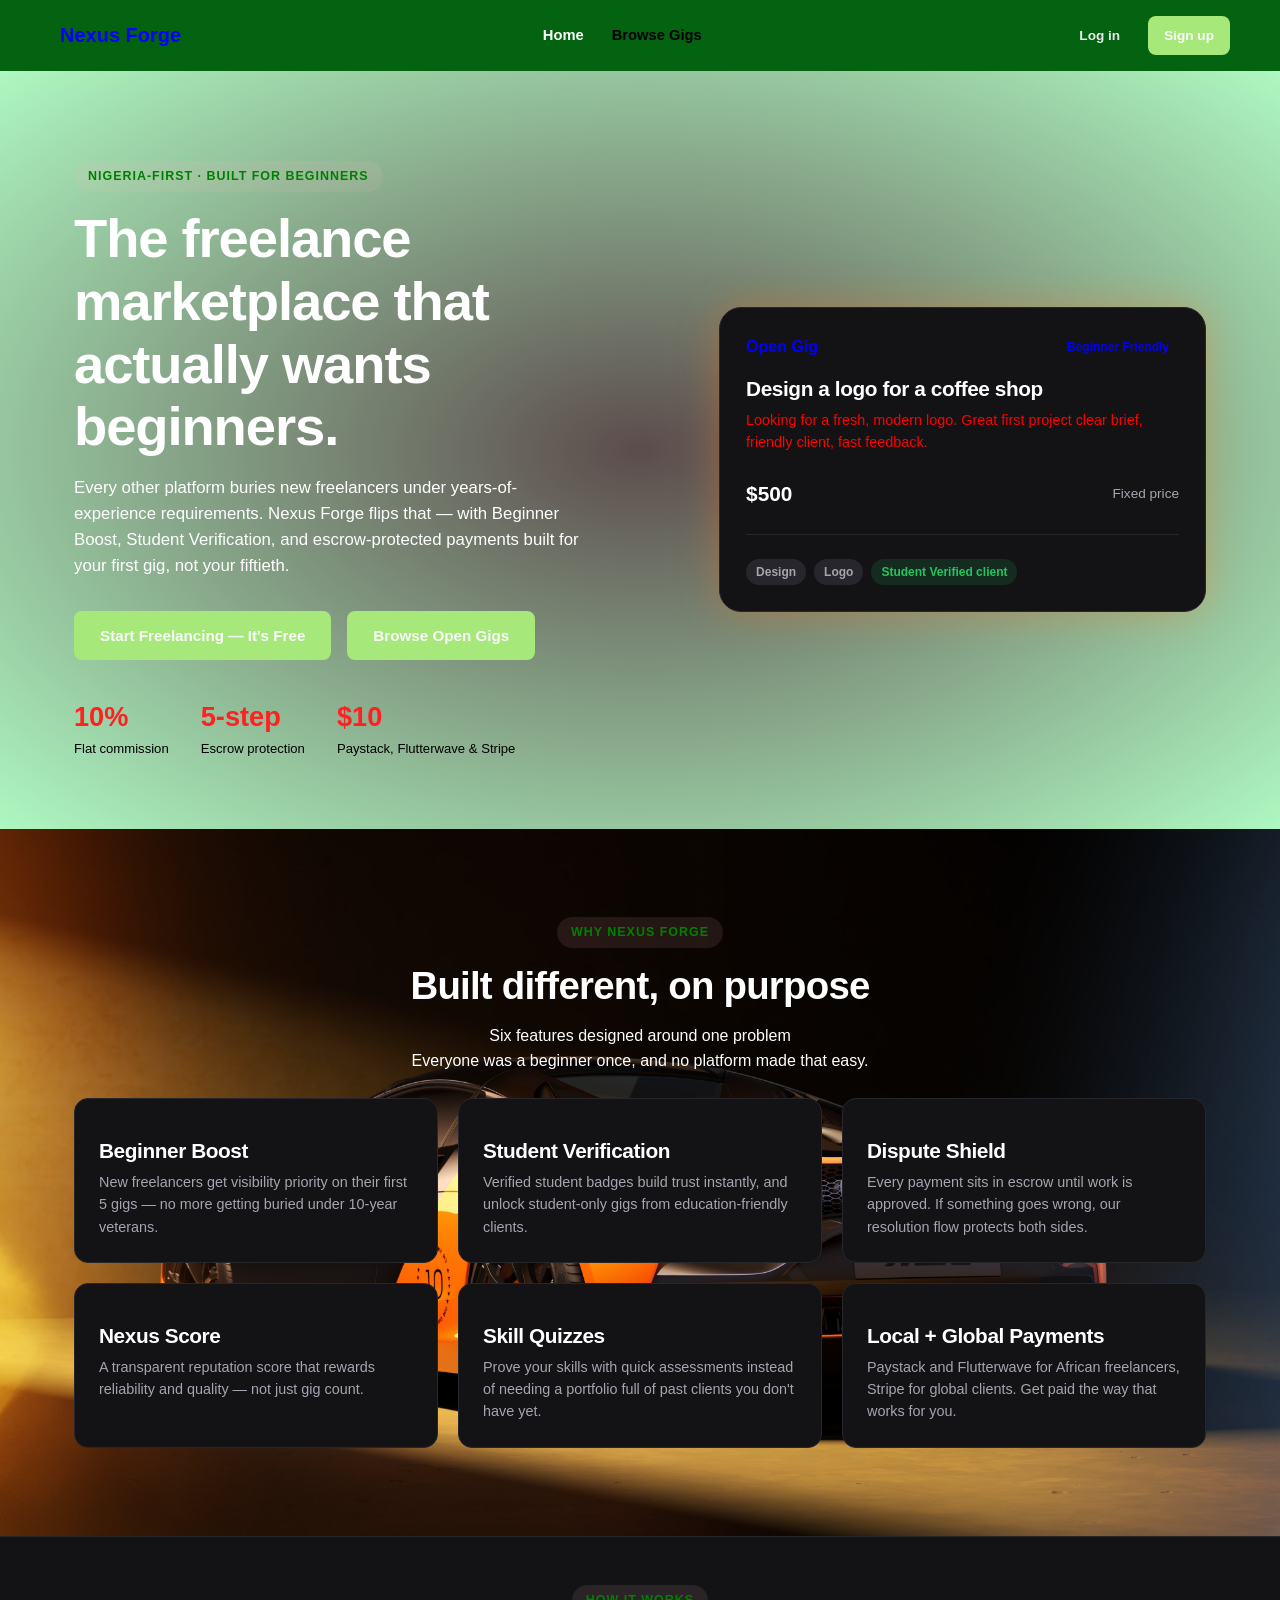
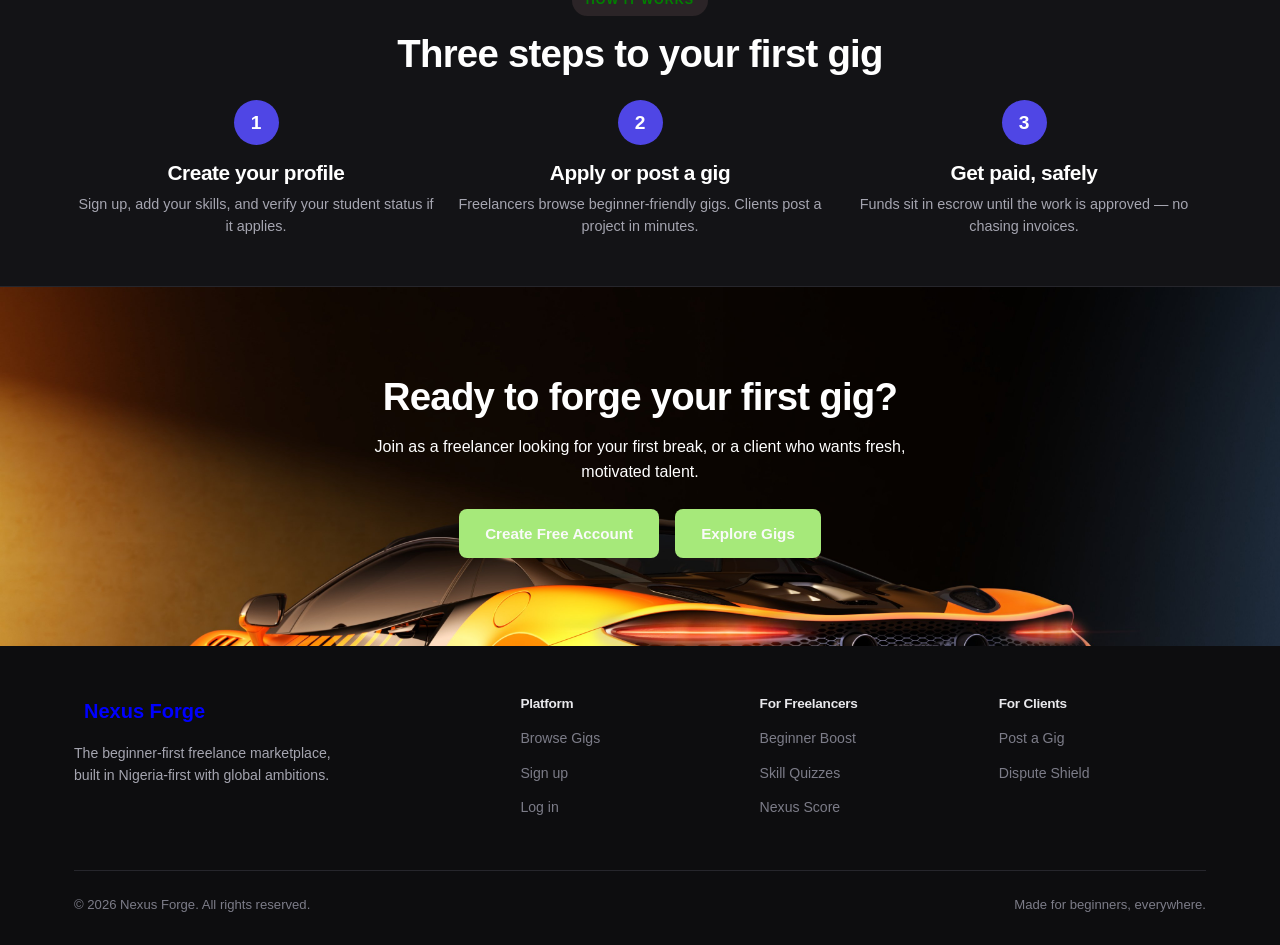
<file: frontend/index.html>
<!DOCTYPE html>
<html lang="en">
<head>
<meta charset="UTF-8">
<meta name="viewport" content="width=device-width, initial-scale=1.0">
<title>Nexus Forge — Where Beginners Become Freelancers</title>
<link rel="stylesheet" href="css/style.css">
</head>
<body>


  <nav class="navbar">
      <div class="container nav-inner">
        <a href="index.html" class="logo">
          <span class="logo-mark"></span> Nexus Forge
        </a>
        <button class="nav-toggle" id="navToggle" aria-label="Toggle menu">☰</button>
        <div class="nav-links" id="navLinks">
          <a href="index.html" class="active">Home</a>
          <a href="browse.html" class="">Browse Gigs</a>
        </div>
        <div class="nav-actions">
          <a href="login.html" class="btn btn-ghost btn-sm">Log in</a>
          <a href="signup.html" class="btn btn-primary btn-sm">Sign up</a>
        </div>
      </div>
    </nav>


<!-- ============ HERO ============ -->
<section class="hero">
  <div class="container hero-grid">
    <div>
      <span class="eyebrow">Nigeria-first · Built for beginners</span>
      <h1 class="mt-16">The freelance marketplace that <span class="text-gradient">actually wants beginners.</span></h1>
      <p class="muted mt-16" style="font-size:1.05rem; max-width:520px;">
        Every other platform buries new freelancers under years-of-experience requirements.
        Nexus Forge flips that — with Beginner Boost, Student Verification, and escrow-protected payments built for your first gig, not your fiftieth.
      </p>
      <div class="flex gap-16 mt-32" style="flex-wrap:wrap;">
        <a href="signup.html" class="btn btn-primary">Start Freelancing — It's Free</a>
        <a href="browse.html" class="btn btn-secondary">Browse Open Gigs</a>
      </div>
      <div class="hero-stats">
        <div class="hero-stat"><div class="num">10%</div><div class="label">Flat commission</div></div>
        <div class="hero-stat"><div class="num">5-step</div><div class="label">Escrow protection</div></div>
        <div class="hero-stat"><div class="num">$10</div><div class="label">Paystack, Flutterwave & Stripe</div></div>
      </div>
    </div>
    <div class="hero-visual">
      <div class="flex-between mb-16">
        <strong>Open Gig</strong>
        <span class="badge badge-orange">Beginner Friendly</span>
      </div>
      <h3>Design a logo for a coffee shop</h3>
      <p class="muted mt-8" style="font-size:0.9rem;">Looking for a fresh, modern logo. Great first project clear brief, friendly client, fast feedback.</p>
      <div class="flex-between mt-24">
        <span class="text-gradient" style="font-weight:800; font-size:1.3rem;">$500</span>
        <span class="muted" style="font-size:0.85rem;">Fixed price</span>
      </div>
      <div class="divider"></div>
      <div class="flex gap-8" style="flex-wrap:wrap;">
        <span class="badge badge-grey">Design</span>
        <span class="badge badge-grey">Logo</span>
        <span class="badge badge-green">Student Verified client</span>
      </div>
    </div>
  </div>
</section>

<!-- ============ FEATURES ============ -->
<section class="section" id="features">
  <div class="container">
    <div class="text-center mb-24" style="max-width:600px; margin-inline:auto;">
      <span class="eyebrow">Why Nexus Forge</span>
      <h2 class="mt-16">Built different, on purpose</h2>
      <p class="muted mt-16">Six features designed around one problem<br>Everyone was a beginner once, and no platform made that easy.</p>
    </div>
    <div class="grid grid-3">
      <div class="card">
         <h3 class="mt-16 mb-8">Beginner Boost</h3>
        <p class="muted" style="font-size:0.9rem;">New freelancers get visibility priority on their first 5 gigs — no more getting buried under 10-year veterans.</p>
      </div>
      <div class="card">
      <h3 class="mt-16 mb-8">Student Verification</h3>
        <p class="muted" style="font-size:0.9rem;">Verified student badges build trust instantly, and unlock student-only gigs from education-friendly clients.</p>
      </div>
      <div class="card">
       
        <h3 class="mt-16 mb-8">Dispute Shield</h3>
        <p class="muted" style="font-size:0.9rem;">Every payment sits in escrow until work is approved. If something goes wrong, our resolution flow protects both sides.</p>
      </div>
      <div class="card">
       
        <h3 class="mt-16 mb-8">Nexus Score</h3>
        <p class="muted" style="font-size:0.9rem;">A transparent reputation score that rewards reliability and quality — not just gig count.</p>
      </div>
      <div class="card">
        
        <h3 class="mt-16 mb-8">Skill Quizzes</h3>
        <p class="muted" style="font-size:0.9rem;">Prove your skills with quick assessments instead of needing a portfolio full of past clients you don't have yet.</p>
      </div>
      <div class="card">
      
        <h3 class="mt-16 mb-8">Local + Global Payments</h3>
        <p class="muted" style="font-size:0.9rem;">Paystack and Flutterwave for African freelancers, Stripe for global clients. Get paid the way that works for you.</p>
      </div>
    </div>
  </div>
</section>

<!-- ============ HOW IT WORKS ============ -->
<section class="section-sm" style="background:var(--charcoal-900); border-top:1px solid var(--charcoal-700); border-bottom:1px solid var(--charcoal-700);">
  <div class="container">
    <div class="text-center mb-24">
      <span class="eyebrow">How it works</span>
      <h2 class="mt-16">Three steps to your first gig</h2>
    </div>
    <div class="grid grid-3">
      <div class="text-center">
        <div class="avatar" style="margin-inline:auto; font-size:1.2rem;">1</div>
        <h3 class="mt-16 mb-8">Create your profile</h3>
        <p class="muted" style="font-size:0.9rem;">Sign up, add your skills, and verify your student status if it applies.</p>
      </div>
      <div class="text-center">
        <div class="avatar" style="margin-inline:auto; font-size:1.2rem;">2</div>
        <h3 class="mt-16 mb-8">Apply or post a gig</h3>
        <p class="muted" style="font-size:0.9rem;">Freelancers browse beginner-friendly gigs. Clients post a project in minutes.</p>
      </div>
      <div class="text-center">
        <div class="avatar" style="margin-inline:auto; font-size:1.2rem;">3</div>
        <h3 class="mt-16 mb-8">Get paid, safely</h3>
        <p class="muted" style="font-size:0.9rem;">Funds sit in escrow until the work is approved — no chasing invoices.</p>
      </div>
    </div>
  </div>
</section>

<!-- ============ CTA ============ -->
<section class="section text-center">
  <div class="container" style="max-width:640px;">
    <h2>Ready to forge your first gig?</h2>
    <p class="muted mt-16">Join as a freelancer looking for your first break, or a client who wants fresh, motivated talent.</p>
    <div class="flex gap-16 mt-24" style="justify-content:center; flex-wrap:wrap;">
      <a href="signup.html" class="btn btn-primary">Create Free Account</a>
      <a href="browse.html" class="btn btn-secondary">Explore Gigs</a>
    </div>
  </div>
</section>

<!-- ============ FOOTER ============ -->
<footer class="footer">
  <div class="container">
    <div class="footer-grid">
      <div>
        <div class="logo mb-16"><span class="logo-mark"></span> Nexus Forge</div>
        <p class="muted" style="font-size:0.88rem; max-width:280px;">The beginner-first freelance marketplace, built in Nigeria-first with global ambitions.</p>
      </div>
      <div>
        <h4>Platform</h4>
        <ul><li><a href="browse.html">Browse Gigs</a></li><li><a href="signup.html">Sign up</a></li><li><a href="login.html">Log in</a></li></ul>
      </div>
      <div>
        <h4>For Freelancers</h4>
        <ul><li><a href="#features">Beginner Boost</a></li><li><a href="#features">Skill Quizzes</a></li><li><a href="#features">Nexus Score</a></li></ul>
      </div>
      <div>
        <h4>For Clients</h4>
        <ul><li><a href="post-gig.html">Post a Gig</a></li><li><a href="#features">Dispute Shield</a></li></ul>
      </div>
    </div>
    <div class="footer-bottom">
      <span>© 2026 Nexus Forge. All rights reserved.</span>
      <span>Made for beginners, everywhere.</span>
    </div>
  </div>
</footer>

<script src="js/api.js?v=2"></script>
<script src="js/nav.js?v=2"></script>
<script>renderNav('home');
  function messageFreelancer(freelancerId){
  console.log("message clicked: ", freelancerId);
  window.location.href = `message.html?user_id=${freelancerId}&gig_id=${gigId}`;
}t
</script>
</body>
</html>
</file>
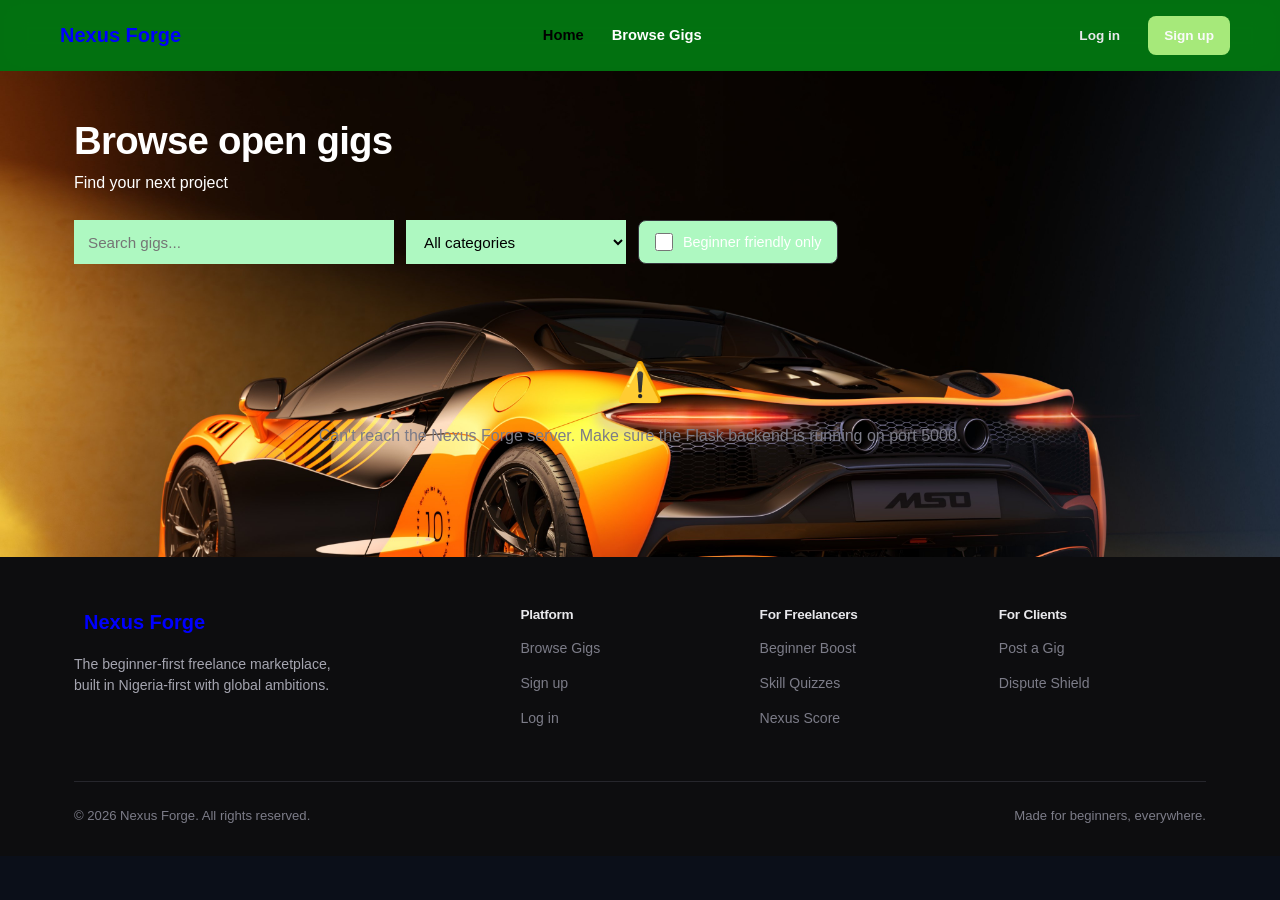
<file: frontend/browse.html>
<!DOCTYPE html>
<html lang="en">
<head>
<meta charset="UTF-8">
<meta name="viewport" content="width=device-width, initial-scale=1.0">
<title>Browse Gigs — Nexus Forge</title>
<link rel="stylesheet" href="css/style.css">
</head>
<body>

<nav class="navbar" id="nav-root">
      <div class="container nav-inner">
        <a href="index.html" class="logo">
          <span class="logo-mark"></span> Nexus Forge
        </a>
        <button class="nav-toggle" id="navToggle" aria-label="Toggle menu">☰</button>
        <div class="nav-links" id="navLinks">
          <a href="index.html" class="">Home</a>
          <a href="browse.html" class="">Browse Gigs</a>
          <a href="dashboard.html" class="active">Dashboard</a>
          <a href="profile.html" class="">Profile</a>
          </div>
        <div class="nav-actions">
          <span class="muted" style="font-size:0.85rem;">Hi, </span>
          <button class="btn btn-ghost btn-sm" id="navLogout">Log out</button>
      </div>
   </div>
</nav>


<section class="section-sm">
  <div class="container">
    <h2 class="mb-8">Browse open gigs</h2>
    <p class="muted mb-24">Find your next project</p>

    <div class="filters-bar">
      <input class="form-control" id="searchInput" type="text" placeholder="Search gigs...">
      <select class="form-control" id="categorySelect">
        <option value="all">All categories</option>
        <option value="Design">Design</option>
        <option value="Writing">Writing</option>
        <option value="Development">Development</option>
        <option value="Marketing">Marketing</option>
        <option value="Video & Audio">Video & Audio</option>
        <option value="Data">Data</option>
        <option value="General">General</option>
      </select>
      <div class="checkbox-row" style="background:#aef8c1; padding:10px 16px; border-radius:8px; border:1px solid var(--charcoal-600);">
        <input type="checkbox" id="beginnerOnly">
        <label for="beginnerOnly" style="font-size:0.9rem;">Beginner friendly only</label>
      </div>
    </div>
    <div id="gigsList" class="grid grid-3"></div>
  </div>
</section>
<!-- ============ FOOTER ============ -->
<footer class="footer">
  <div class="container">
    <div class="footer-grid">
      <div>
        <div class="logo mb-16"><span class="logo-mark"></span> Nexus Forge</div>
        <p class="muted" style="font-size:0.88rem; max-width:280px;">The beginner-first freelance marketplace, built in Nigeria-first with global ambitions.</p>
      </div>
      <div>
        <h4>Platform</h4>
        <ul><li><a href="browse.html">Browse Gigs</a></li><li><a href="signup.html">Sign up</a></li><li><a href="login.html">Log in</a></li></ul>
      </div>
      <div>
        <h4>For Freelancers</h4>
        <ul><li><a href="#features">Beginner Boost</a></li><li><a href="#features">Skill Quizzes</a></li><li><a href="#features">Nexus Score</a></li></ul>
      </div>
      <div>
        <h4>For Clients</h4>
        <ul><li><a href="post-gig.html">Post a Gig</a></li><li><a href="#features">Dispute Shield</a></li></ul>
      </div>
    </div>
    <div class="footer-bottom">
      <span>© 2026 Nexus Forge. All rights reserved.</span>
      <span>Made for beginners, everywhere.</span>
    </div>
  </div>
</footer>

<script src="js/api.js?v=2"></script>
<script src="js/nav.js?v=2"></script>
<script>
renderNav('browse');

const gigsList = document.getElementById("gigsList");
const searchInput = document.getElementById("searchInput");
const categorySelect = document.getElementById("categorySelect");
const beginnerOnly = document.getElementById("beginnerOnly");

function gigCardHtml(gig) {
  const budgetLabel = gig.budget_type === "hourly" ? `$${gig.budget}/hr` : `$${gig.budget.toLocaleString()}`;
  return `
    <a href="gig-detail.html?id=${gig.id}" class="card gig-card">
      <div class="gig-top">
        <h3>${escapeHtml(gig.title)}</h3>
        <span class="budget">${budgetLabel}</span>
      </div>
      <p class="gig-desc">${escapeHtml(gig.description)}</p>
      <div class="gig-meta">
        <span class="badge badge-grey">${escapeHtml(gig.category)}</span>
        ${gig.beginner_friendly ? `<span class="badge badge-orange">Beginner Friendly</span>` : ""}
      </div>
      <div class="flex-between mt-8" style="font-size:0.8rem;" class="muted">
        <span class="muted">by ${escapeHtml(gig.client_name)}</span>
        <span class="muted">${timeAgo(gig.created_at)}</span>
      </div>
    </a>
  `;
}

async function loadGigs() {
  gigsList.innerHTML = `<div class="page-loading" style="grid-column:1/-1;"><div class="spinner"></div></div>`;
  try {
    const params = {};
    if (searchInput.value.trim()) params.q = searchInput.value.trim();
    if (categorySelect.value !== "all") params.category = categorySelect.value;
    if (beginnerOnly.checked) params.beginner_friendly = "true";

    const data = await Api.listGigs(params);
    if (data.gigs.length === 0) {
      gigsList.innerHTML = `
        <div class="empty-state" style="grid-column:1/-1;">
          <div class="icon">🔍</div>
          <h3>No gigs found</h3>
          <p class="mt-8">Try adjusting your filters, or check back soon.</p>
        </div>`;
      return;
    }
    gigsList.innerHTML = data.gigs.map(gigCardHtml).join("");
  } catch (err) {
    gigsList.innerHTML = `<div class="empty-state" style="grid-column:1/-1;"><div class="icon">⚠️</div><p>${escapeHtml(err.message)}</p></div>`;
  }
}

let debounceTimer;
searchInput.addEventListener("input", () => {
  clearTimeout(debounceTimer);
  debounceTimer = setTimeout(loadGigs, 350);
});
categorySelect.addEventListener("change", loadGigs);
beginnerOnly.addEventListener("change", loadGigs);


loadGigs();
</script>
</body>
</html>
</file>
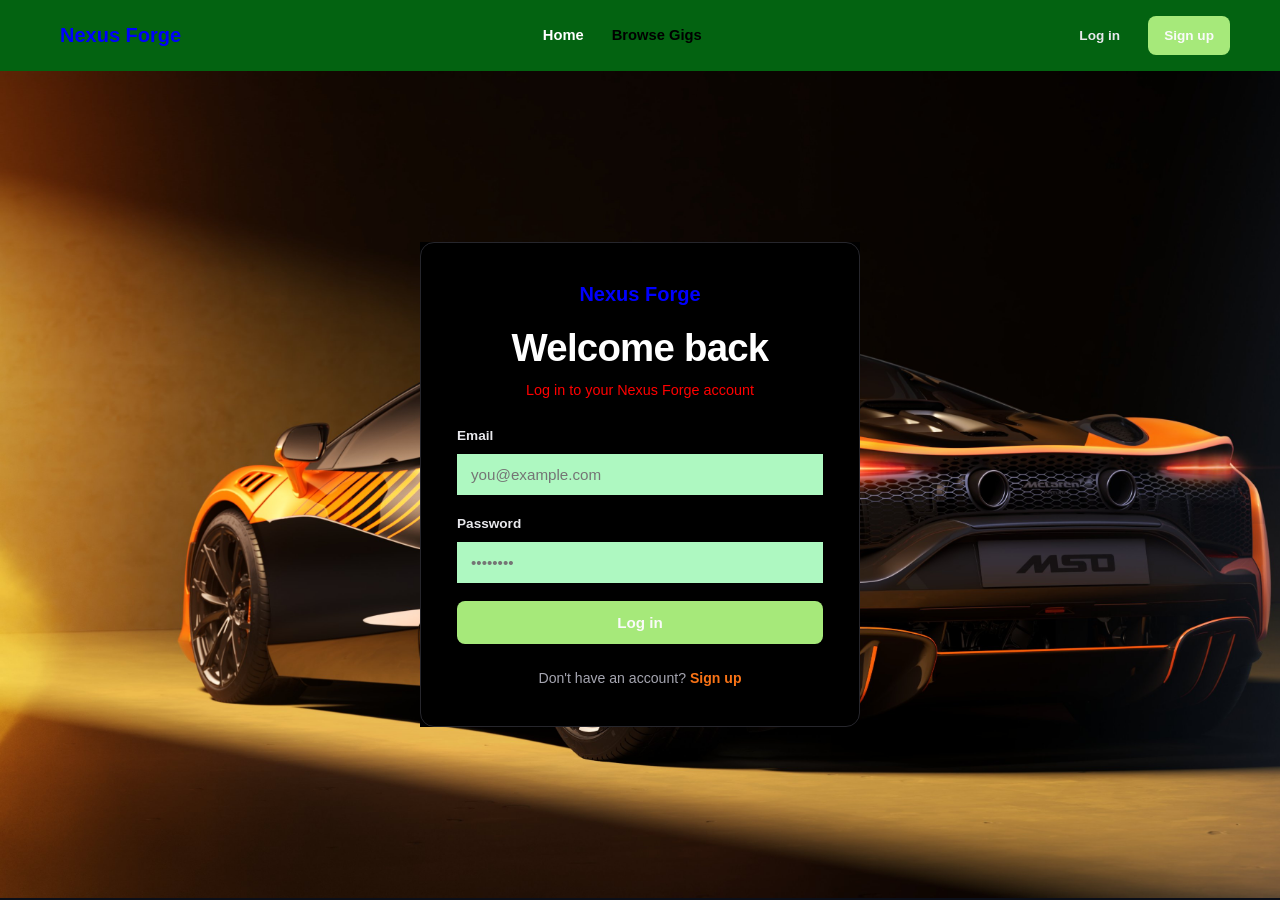
<file: frontend/dashboard.html>
<!DOCTYPE html>
<html lang="en">
<head>
<meta charset="UTF-8">
<meta name="viewport" content="width=device-width, initial-scale=1.0">
<title>Dashboard — Nexus Forge</title>
<link rel="stylesheet" href="css/style.css">
</head>
<body>

  <nav class="navbar" id="nav-root">
      <div class="container nav-inner">
        <a href="index.html" class="logo">
          <span class="logo-mark"></span> Nexus Forge
        </a>
        <button class="nav-toggle" id="navToggle" aria-label="Toggle menu">☰</button>
        <div class="nav-links" id="navLinks">
          <a href="index.html" class=""  id="homeLink">Home</a>
          <a href="browse.html" class="">Browse Gigs</a>
          <a href="dashboard.html" class="active">Dashboard</a>
          <a href="profile.html" class="">Profile</a>
          
        </div>
        <div class="nav-actions">
          <span class="muted" style="font-size:0.85rem;">Hi, </span>
                 <button class="btn btn-ghost btn-sm" id="navLogout">Log out</button>
        </div>
      </div>
    </nav>

<section class="section-sm">
  <div class="container">
    <div id="dashboardContent">
      <div class="page-loading"><div class="spinner"></div></div>
    </div>
  </div>
</section>

<footer class="footer">
  <div class="container">
    <div class="footer-grid">
      <div>
        <div class="logo mb-16"><span class="logo-mark"></span> Nexus Forge</div>
        <p class="muted" style="font-size:0.88rem; max-width:280px;">The beginner-first freelance marketplace, built in Nigeria-first with global ambitions.</p>
      </div>
      <div>
        <h4>Platform</h4>
        <ul><li><a href="browse.html">Browse Gigs</a></li><li><a href="signup.html">Sign up</a></li><li><a href="login.html">Log in</a></li></ul>
      </div>
      <div>
        <h4>For Freelancers</h4>
        <ul><li><a href="#features">Beginner Boost</a></li><li><a href="#features">Skill Quizzes</a></li><li><a href="#features">Nexus Score</a></li></ul>
      </div>
      <div>
        <h4>For Clients</h4>
        <ul><li><a href="post-gig.html">Post a Gig</a></li><li><a href="#features">Dispute Shield</a></li></ul>
      </div>
    </div>
    <div class="footer-bottom">
      <span>© 2026 Nexus Forge. All rights reserved.</span>
      <span>Made for beginners, everywhere.</span>
    </div>
  </div>
</footer>

<script src="js/api.js?v=2"></script>
<script src="js/nav.js?v=2"></script>
<script>


document.addEventListener("DOMContentLoaded", ()=>{
  const homeLink = document.getElementById("homeLink");
  const messageLink = document.getElementById("messageLink");
  if(typeof Auth != "undefined"&& Auth.isLoggedIn()){
    if(homeLink){
      homeLink.style.display ="none";

      if(messageLink){
        messageLink.style.display = "inline-flex"
      }
    }else{
      if(messageLink){
        messageLink.style.display = "none"
      }
    }
  }
});

renderNav('dashboard');
if (!requireLogin()) { /* redirected */ }

const content = document.getElementById("dashboardContent");
const user = Auth.getUser();

function statusBadge(status) {
  const map = {
    pending: `<span class="badge badge-yellow">Pending</span>`,
    accepted: `<span class="badge badge-green">Accepted</span>`,
    rejected: `<span class="badge badge-red">Rejected</span>`,
    open: `<span class="badge badge-green">Open</span>`,
    in_progress: `<span class="badge badge-orange">In progress</span>`,
    completed: `<span class="badge badge-grey">Completed</span>`,
    cancelled: `<span class="badge badge-red">Cancelled</span>`,
  };
  return map[status] || `<span class="badge badge-grey">${status}</span>`;
}

async function loadClientDashboard(data) {
  content.innerHTML = `
    <div class="flex-between mb-24" style="flex-wrap:wrap; gap:16px;">
      <div>
        <h2>Welcome back, ${escapeHtml(user.name.split(" ")[0])}</h2>
        <p class="muted mt-8">Here's what's happening with your gigs.</p>
      </div>
      <a href="post-gig.html" class="btn btn-primary">+ Post a Gig</a>
    </div>

    <div class="grid grid-3 mb-32">
      <div class="card stat-card"><div class="num">${data.stats.total_gigs}</div><div class="label">Total Gigs Posted</div></div>
      <div class="card stat-card"><div class="num">${data.stats.open_gigs}</div><div class="label">Currently Open</div></div>
      <div class="card stat-card"><div class="num">${data.stats.total_applications}</div><div class="label">Total Applications</div></div>
    </div>

    <h3 class="mb-16">Your gigs</h3>
    <div class="card">
      ${
        data.gigs.length
          ? data.gigs.map((g) => `
            <div class="app-row">
              <div>
                <a href="gig-detail.html?id=${g.id}" style="font-weight:700;">${escapeHtml(g.title)}</a>
                <p class="muted mt-8" style="font-size:0.85rem;">$${g.budget.toLocaleString()} · ${escapeHtml(g.category)} · ${timeAgo(g.created_at)}</p>
              </div>
              ${statusBadge(g.status)}
            </div>
          `).join("")
          : `<div class="empty-state"><div class="icon"></div><p>You haven't posted any gigs yet.</p><a href="post-gig.html" class="btn btn-primary mt-16">Post your first gig</a></div>`
      }
    </div>
  `;
}

async function loadFreelancerDashboard(data) {
  content.innerHTML = `
    <div class="mb-24">
      <h2>Welcome back, ${escapeHtml(user.name.split(" ")[0])}</h2>
      <p class="muted mt-8">Track your applications and grow your Nexus Score.</p>
    </div>

    <div class="grid grid-4 mb-32">
      <div class="card stat-card"><div class="num">${data.stats.total_applications}</div><div class="label">Applications Sent</div></div>
      <div class="card stat-card"><div class="num">${data.stats.accepted}</div><div class="label">Accepted</div></div>
      <div class="card stat-card"><div class="num">${data.stats.pending}</div><div class="label">Pending</div></div>
      <div class="card stat-card"><div class="num">${data.stats.nexus_score}</div><div class="label">Nexus Score</div></div>
    </div>

    <div class="flex-between mb-16">
      <h3>Your applications</h3>
      <a href="browse.html" class="btn btn-secondary btn-sm">Browse more gigs</a>
    </div>
    <div class="card">
      ${
        data.applications.length
          ? data.applications.map((a) => `
            <div class="app-row">
              <div>
                <a href="gig-detail.html?id=${a.gig_id}" style="font-weight:700;">${escapeHtml(a.gig_title)}</a>
                <p class="muted mt-8" style="font-size:0.85rem;">Your offer: $${a.price.toLocaleString()} · ${timeAgo(a.created_at)}</p>
              </div>
              ${statusBadge(a.status)}
            </div>
          `).join("")
          : `<div class="empty-state"><div class="icon">📋</div><p>You haven't applied to any gigs yet.</p><a href="browse.html" class="btn btn-primary mt-16">Browse open gigs</a></div>`
      }
    </div>
  `;
}

async function loadDashboard() {
  try {
    const data = await Api.dashboard();
    if (data.role === "client") {
      loadClientDashboard(data);
    } else {
      loadFreelancerDashboard(data);
    }
  } catch (err) {
    content.innerHTML = `<div class="empty-state"><div class="icon">⚠️</div><p>${escapeHtml(err.message)}</p></div>`;
  }
}

if (Auth.isLoggedIn()) loadDashboard();
</script>
</body>
</html>
</file>
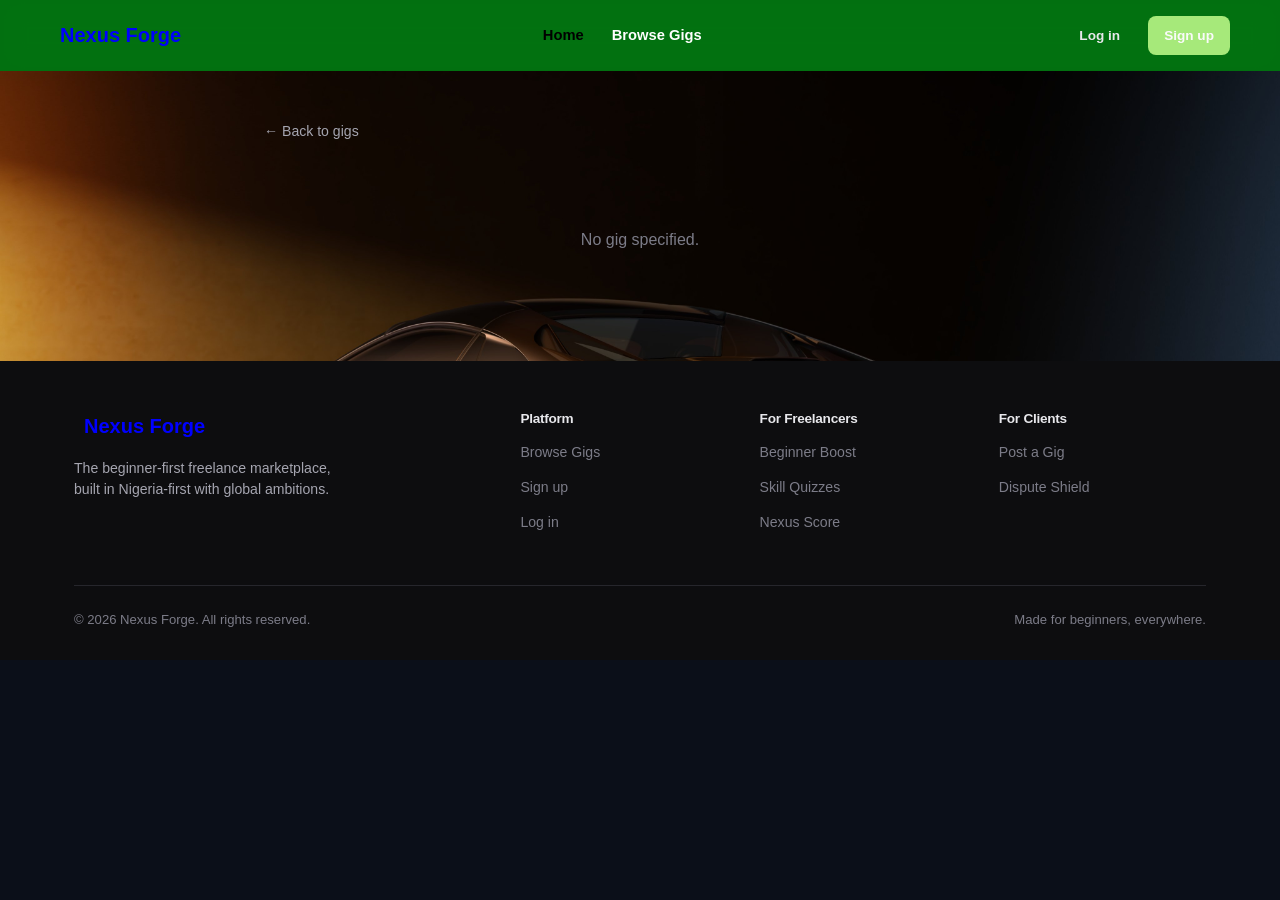
<file: frontend/gig-detail.html>
<!DOCTYPE html>
<html lang="en">
<head>
<meta charset="UTF-8">
<meta name="viewport" content="width=device-width, initial-scale=1.0">
<title>Gig Details — Nexus Forge</title>
<link rel="stylesheet" href="css/style.css">
</head>
<body>

<nav class="navbar" id="nav-root">
      <div class="container nav-inner">
        <a href="index.html" class="logo">
          <span class="logo-mark"></span> Nexus Forge
        </a>
        <button class="nav-toggle" id="navToggle" aria-label="Toggle menu">☰</button>
        <div class="nav-links" id="navLinks">
          <a href="index.html" class="">Home</a>
          <a href="browse.html" class="">Browse Gigs</a>
          <a href="dashboard.html" class="active">Dashboard</a>
          <a href="profile.html" class="">Profile</a>
        </div>
        <div class="nav-actions">
          <span class="muted" style="font-size:0.85rem;">Hi, </span>
                 <button class="btn btn-ghost btn-sm" id="navLogout">Log out</button>
        </div>
      </div>
    </nav>

<section class="section-sm">
  <div class="container" style="max-width:800px;">
    <a href="browse.html" class="muted" style="font-size:0.88rem;">← Back to gigs</a>
    <div id="gigContent" class="mt-24">
      <div class="card">
        <div class="gig-top">
          <div>
            <h1 style="font-size:1.6rem;">Design flyers</h1>
            <p class="muted mt-8">Posted by  · </p>
          </div>
          <span class="budget" style="font-size:1.4rem;">₦30</span>
        </div>
        <div class="flex gap-8 mt-16" style="flex-wrap:wrap;">
          <span class="badge badge-grey">Design</span>
          <span class="badge badge-orange">Beginner Friendly</span>
          <span class="badge badge-green">open</span>
        </div>
        <div class="divider"></div>
        <p style="white-space:pre-wrap;">we design graphics for all kind of occasion depending on the clients requests</p>
        
      </div>

      
    </div> </div>
</section>


<footer class="footer">
  <div class="container">
    <div class="footer-grid">
      <div>
        <div class="logo mb-16"><span class="logo-mark"></span> Nexus Forge</div>
        <p class="muted" style="font-size:0.88rem; max-width:280px;">The beginner-first freelance marketplace, built in Nigeria-first with global ambitions.</p>
      </div>
      <div>
        <h4>Platform</h4>
        <ul><li><a href="browse.html">Browse Gigs</a></li><li><a href="signup.html">Sign up</a></li><li><a href="login.html">Log in</a></li></ul>
      </div>
      <div>
        <h4>For Freelancers</h4>
        <ul><li><a href="#features">Beginner Boost</a></li><li><a href="#features">Skill Quizzes</a></li><li><a href="#features">Nexus Score</a></li></ul>
      </div>
      <div>
        <h4>For Clients</h4>
        <ul><li><a href="post-gig.html">Post a Gig</a></li><li><a href="#features">Dispute Shield</a></li></ul>
      </div>
    </div>
    <div class="footer-bottom">
      <span>© 2026 Nexus Forge. All rights reserved.</span>
      <span>Made for beginners, everywhere.</span>
    </div>
  </div>
</footer>
<script src="js/api.js?v=2"></script>
<script src="js/nav.js?v=2"></script>
<script>
renderNav('browse');

const params = new URLSearchParams(window.location.search);
const gigId = params.get("id");
const content = document.getElementById("gigContent");
const currentUser = Auth.getUser();

function applicationRow(app) {
  const statusBadge = {
    pending: `<span class="badge badge-yellow">Pending</span>`,
    accepted: `<span class="badge badge-green">Accepted</span>`,
    rejected: `<span class="badge badge-red">Rejected</span>`,
  }[app.status];

  return `
    <div class="app-row">
      <div>
        <strong>${escapeHtml(app.freelancer_name)}</strong> — $${app.price.toLocaleString()}
        <p class="muted mt-8" style="font-size:0.88rem;">${escapeHtml(app.proposal)}</p>
      </div>
      <div class="flex gap-8" style="align-items:center;">
        ${statusBadge}
        ${
          app.status === "pending"
            ? `<button class="btn btn-sm btn-primary" onclick="respondToApp(${app.id}, 'accepted')">Accept</button>
               <button class="btn btn-sm btn-danger" onclick="respondToApp(${app.id}, 'rejected')">Decline</button>`
              :app.status  === "accepted"
              ? `<button class ="btn btn-sm btn-primary" onclick="messageFreelancer(${app.freelancer_id})">Message</button>`
            : ""
        }
      </div>
    </div>
  `;
}
function messageFreelancer(freelancerId){
  console.log("message clicked: ", freelancerId);
  window.location.href = `message.html?user_id=${freelancerId}&gig_id=${gigId}`;
}

async function respondToApp(appId, status) {
  try {
    await Api.updateApplicationStatus(appId, status);
    showToast(`Application ${status}`);
    loadGig();
  } catch (err) {
    showToast(err.message, "error");
  }
}


async function loadGig() {
  if (!gigId) {
    content.innerHTML = `<div class="empty-state"><p>No gig specified.</p></div>`;
    return;
  }
  try {
    const { gig } = await Api.getGig(gigId);
    const budgetLabel = gig.budget_type === "hourly" ? `$${gig.budget}/hr` : `$${gig.budget.toLocaleString()}`;
    const isOwner = currentUser && currentUser.id === gig.client_id;
    const alreadyApplied = currentUser && gig.applications.some((a) => a.freelancer_id === currentUser.id);

    content.innerHTML = `
      <div class="card">
        <div class="gig-top">
          <div>
            <h1 style="font-size:1.6rem;">${escapeHtml(gig.title)}</h1>
            <p class="muted mt-8">Posted by ${escapeHtml(gig.client_name)} · ${timeAgo(gig.created_at)}</p>
          </div>
          <span class="budget" style="font-size:1.4rem;">${budgetLabel}</span>
        </div>
        <div class="flex gap-8 mt-16" style="flex-wrap:wrap;">
          <span class="badge badge-grey">${escapeHtml(gig.category)}</span>
          ${gig.beginner_friendly ? `<span class="badge badge-orange">Beginner Friendly</span>` : ""}
          <span class="badge ${gig.status === 'open' ? 'badge-green' : 'badge-grey'}">${gig.status.replace('_',' ')}</span>
        </div>
        <div class="divider"></div>
        <p style="white-space:pre-wrap;">${escapeHtml(gig.description)}</p>
        ${gig.deadline ? `<p class="muted mt-16" style="font-size:0.88rem;"> Deadline: ${escapeHtml(gig.deadline)}</p>` : ""}
      </div>

      <div id="applySection" class="card mt-24"></div>
      

      ${
        isOwner
          ? `<div class="card mt-24">
               <h3 class="mb-16">Applications (${gig.applications.length})</h3>
               ${gig.applications.length ? gig.applications.map(applicationRow).join("") : `<p class="muted">No applications yet.</p>`}
             </div>`
          : ""
      }
    `;

    const applySection = document.getElementById("applySection");
    if (isOwner) {
      applySection.style.display = "none";
    } else if (!currentUser) {
      applySection.innerHTML = `<p class="text-center muted">Log in as a freelancer to apply for this gig.</p>
        <a href="login.html" class="btn btn-primary btn-block mt-16">Log in to apply</a>`;
    } else if (currentUser.role !== "freelancer") {
      applySection.innerHTML = `<p class="text-center muted">Only Clients accounts can apply to gigs.</p>`;
    } else if (alreadyApplied) {
      applySection.innerHTML = `<p class="text-center"><span class="badge badge-green">You've applied to this gig</span></p>`;
    } else if (gig.status !== "open") {
      applySection.innerHTML = `<p class="text-center muted">This gig is no longer accepting applications.</p>`;
    } else {
      applySection.innerHTML = `
        <h3 class="mb-16">Apply for this gig</h3>
        <form id="applyForm">
          <div class="form-group">
            <label class="form-label">Your proposal</label>
            <textarea class="form-control" id="proposal" placeholder="Explain why you're a great fit..." required></textarea>
          </div>
          <div class="form-group">
            <label class="form-label">Your price ($)</label>
            <input class="form-control" id="price" type="number" min="0" step="1" placeholder="${gig.budget}" required>
          <div id="applyError"></div>
          <button type="submit" class="btn btn-primary btn-block" id="applyBtn">Submit application</button>
        </form>
      `;
      document.getElementById("applyForm").addEventListener("submit", async (e) => {
        e.preventDefault();
        const btn = document.getElementById("applyBtn");
        const errBox = document.getElementById("applyError");
        btn.disabled = true;
        btn.textContent = "Submitting...";
        try {
          await Api.applyToGig(gigId, {
            
            proposal: document.getElementById("proposal").value.trim(),
            price: document.getElementById("price").value,
          });
          showToast("Application submitted!");
          loadGig();
        } catch (err) {
          errBox.innerHTML = `<p style="color:var(--danger); font-size:0.85rem; margin-bottom:12px;">${escapeHtml(err.message)}</p>`;
          btn.disabled = false;
          btn.textContent = "Submit application";
        }
      });
    }
  } catch (err) {
    content.innerHTML = `<div class="empty-state"><div class="icon">⚠️</div><p>${escapeHtml(err.message)}</p></div>`;
  }
}

loadGig();
</script>
</body>
</html>
</file>
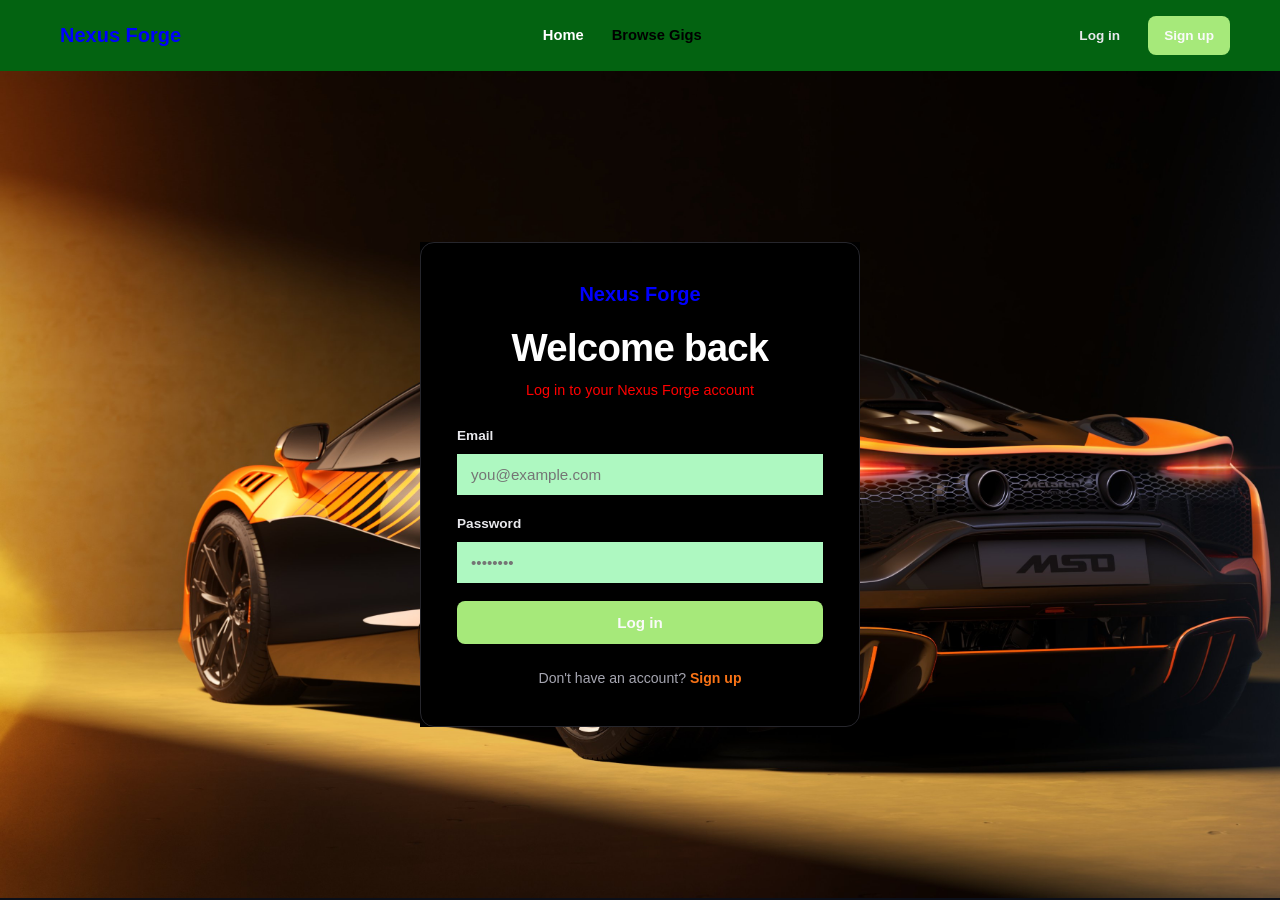
<file: frontend/login.html>
<!DOCTYPE html>
<html lang="en">
<head>
<meta charset="UTF-8">
<meta name="viewport" content="width=device-width, initial-scale=1.0">
<title>Log in — Nexus Forge</title>
<link rel="stylesheet" href="css/style.css">
</head>
<body>

<nav class="navbar">
      <div class="container nav-inner">
        <a href="index.html" class="logo">
          <span class="logo-mark"></span> Nexus Forge
        </a>
        <button class="nav-toggle" id="navToggle" aria-label="Toggle menu">☰</button>
        <div class="nav-links" id="navLinks">
          <a href="index.html" class="active">Home</a>
          <a href="browse.html" class="">Browse Gigs</a>
        </div>
        <div class="nav-actions">
          <a href="login.html" class="btn btn-ghost btn-sm">Log in</a>
                 <a href="signup.html" class="btn btn-primary btn-sm">Sign up</a>
        </div>
      </div>
    </nav>

<div class="auth-wrap">
  <div class="auth-card">
    <div class="card">
      <div class="text-center mb-24">
        <div class="logo" style="justify-content:center;"><span class="logo-mark">Nexus Forge</span></div>
        <h2 class="mt-16">Welcome back</h2>
        <p class="muted mt-8" style="font-size:0.9rem;">Log in to your Nexus Forge account</p>
      </div>

      <form id="loginForm">
        <div class="form-group">
          <label class="form-label" for="email">Email</label>
          <input class="form-control" id="email" type="email" placeholder="you@example.com" required>
        </div>
        <div class="form-group">
          <label class="form-label" for="password">Password</label>
          <input class="form-control" id="password" type="password" placeholder="••••••••" required>
        </div>

        <div id="loginError"></div>

        <button type="submit" class="btn btn-primary btn-block" id="loginBtn">Log in</button>
      </form>

      <p class="text-center mt-24 muted" style="font-size:0.88rem;">
        Don't have an account? <a href="signup.html" style="color:var(--orange-400); font-weight:600;">Sign up</a>
      </p>
    </div>
  </div>
</div>

<script src="js/api.js?v=2"></script>
<script src="js/nav.js?v=2"></script>
<script>
renderNav();

document.getElementById("loginForm").addEventListener("submit", async (e) => {
  e.preventDefault();
  const btn = document.getElementById("loginBtn");
  const errorBox = document.getElementById("loginError");
  errorBox.innerHTML = "";

  const payload = {
    email: document.getElementById("email").value.trim(),
    password: document.getElementById("password").value,
  };

  btn.disabled = true;
  btn.textContent = "Logging in...";

  try {
    const data = await Api.login(payload);
    Auth.setToken(data.token);
    Auth.setUser(data.user);
    showToast(`Welcome back, ${data.user.name.split(" ")[0]}!`);
    window.location.href = "dashboard.html";
  } catch (err) {
    errorBox.innerHTML = `<p style="color:var(--danger); font-size:0.85rem; margin-bottom:12px;">${escapeHtml(err.message)}</p>`;
    btn.disabled = false;
    btn.textContent = "Log in";
  }
});
</script>
</body>
</html>
</file>
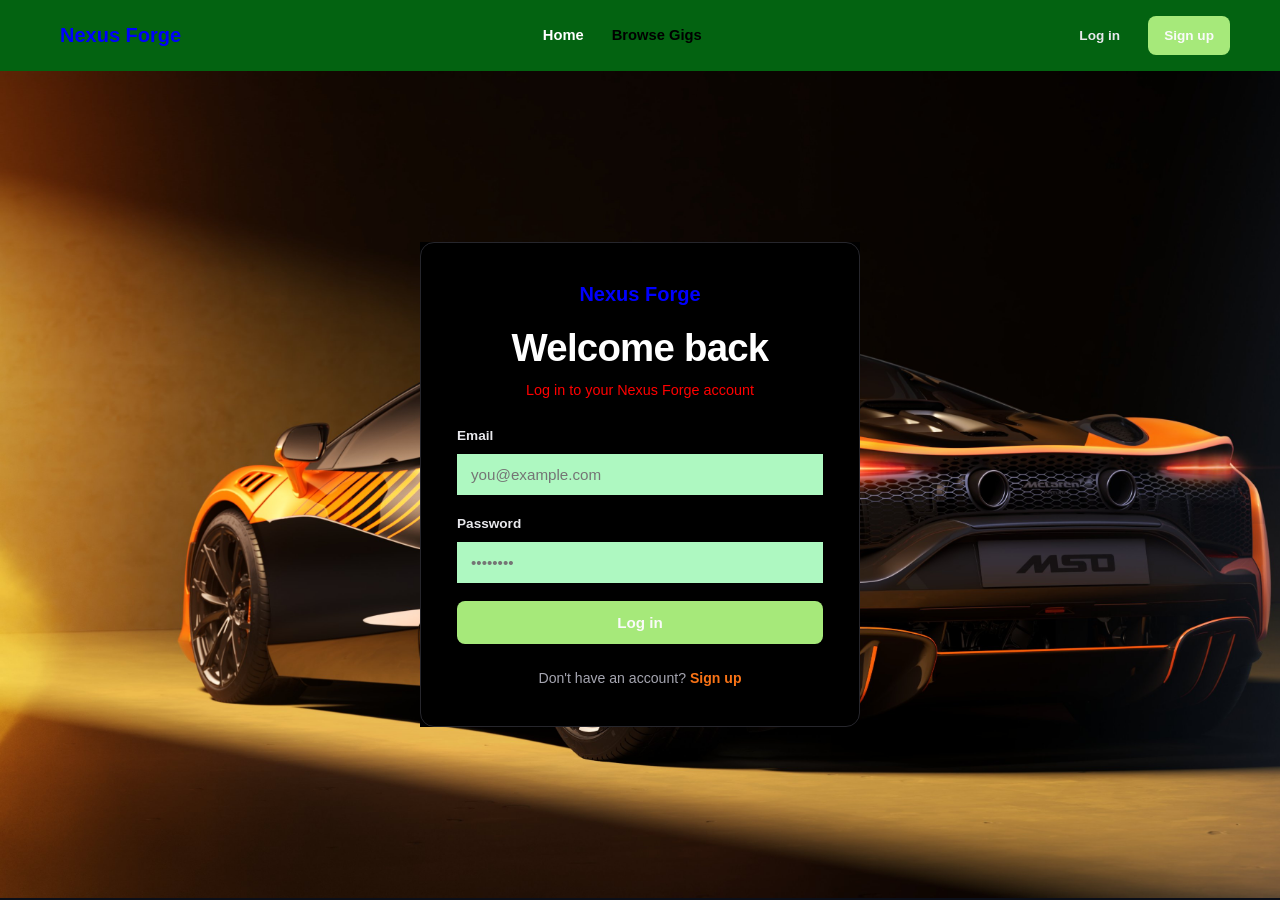
<file: frontend/message.html>
<!DOCTYPE html>
<html lang="en">

<head>
    <meta charset="UTF-8">

    <meta
        name="viewport"
        content="width=device-width, initial-scale=1.0"
    >

    <title>Messages | Nexus Forge</title>

    <link rel="stylesheet" href="css/style.css">

    <style>
        * {
            box-sizing: border-box;
        }

        body {
            margin: 0;
        }

        .messages-page {
            display: flex;
            width: min(1200px, 96%);
            height: min(760px, calc(100vh - 120px));
            min-height: 420px;
            margin: 35px auto;
            overflow: hidden;
            border: 1px solid #e2e5e9;
            border-radius: 14px;
            background: #fff;
            box-shadow: 0 8px 30px rgba(0, 0, 0, 0.06);
        }

        .conversation-panel {
            width: 340px;
            flex-shrink: 0;
            border-right: 1px solid #e2e5e9;
            display: flex;
            flex-direction: column;
        }

        .conversation-header {
            padding: 20px;
            border-bottom: 1px solid #e2e5e9;
        }

        .conversation-header h2 {
            margin: 0;
        }

        #conversationList {
            overflow-y: auto;
            flex: 1;
        }

        .conversation {
            display: flex;
            gap: 12px;
            align-items: center;
            padding: 15px;
            cursor: pointer;
            border-bottom: 1px solid #f0f1f3;
            transition: background 0.15s ease;
        }

        .conversation:hover {
            background: #f6f8fa;
        }

        .conversation.active {
            background: #edf4ff;
        }

        .avatar {
            width: 43px;
            height: 43px;
            min-width: 43px;
            border-radius: 50%;
            background: #e9efff;
            color: #244caa;
            display: flex;
            align-items: center;
            justify-content: center;
            font-weight: 700;
        }

        .conversation-info {
            min-width: 0;
            flex: 1;
        }

        .conversation-name {
            font-weight: 700;
            margin-bottom: 5px;
        }

        .last-message {
            color: #6b7280;
            font-size: 0.86rem;
            overflow: hidden;
            text-overflow: ellipsis;
            white-space: nowrap;
        }

        .conversation-gig {
            color: #858b96;
            font-size: 0.76rem;
            margin-top: 4px;
        }

        .chat-panel {
            flex: 1;
            min-width: 0;
            display: flex;
            flex-direction: column;
        }

        .chat-header {
            min-height: 78px;
            padding: 15px 20px;
            display: flex;
            align-items: center;
            border-bottom: 1px solid #e2e5e9;
        }

        .chat-user {
            display: flex;
            align-items: center;
            gap: 12px;
        }

        .chat-user strong {
            display: block;
        }

        .chat-subtitle {
            font-size: 0.8rem;
            color: #777;
            margin-top: 4px;
        }

        #messages {
            flex: 1;
            overflow-y: auto;
            padding: 22px;
            display: flex;
            flex-direction: column;
            gap: 12px;
            background: #fafbfc;
        }

        .message {
            width: fit-content;
            max-width: min(75%, 480px);
            padding: 11px 14px;
            border-radius: 12px;
            overflow-wrap: anywhere;
            white-space: pre-wrap;
            line-height: 1.45;
            background: #fff;
            border: 1px solid #e3e6eb;
        }

        .message.sent {
            align-self: flex-end;
            background: #e9f1ff;
            border-color: #d4e3ff;
        }

        .message.received {
            align-self: flex-start;
        }

        .message-time {
            display: block;
            font-size: 0.7rem;
            color: #7b8190;
            text-align: right;
            margin-top: 6px;
        }

        .attachment-link {
            display: inline-block;
            margin-top: 8px;
            padding: 9px 11px;
            border-radius: 8px;
            background: rgba(0, 0, 0, 0.05);
            color: inherit;
            text-decoration: none;
            overflow-wrap: anywhere;
        }

        .attachment-link:hover {
            text-decoration: underline;
        }

        .message-input-area {
            display: flex;
            align-items: center;
            gap: 8px;
            padding: 14px;
            border-top: 1px solid #e2e5e9;
            background: #fff;
        }

        .message-input {
            min-width: 0;
            flex: 1;
            padding: 12px;
            border: 1px solid #d7dce2;
            border-radius: 9px;
            outline: none;
            font: inherit;
        }

        .message-input:focus {
            border-color: #527de8;
        }

        .send-button,
        .attach-button {
            border: 0;
            border-radius: 9px;
            min-height: 42px;
            padding: 0 14px;
            cursor: pointer;
            font-size: 1rem;
        }

        .send-button {
            background: #285bd4;
            color: white;
        }

        .attach-button {
            background: #edf0f5;
            color: #202a39;
        }

        .send-button:disabled,
        .attach-button:disabled,
        .message-input:disabled {
            opacity: 0.5;
            cursor: not-allowed;
        }

        .empty-state {
            padding: 24px;
            color: #737985;
            text-align: center;
        }

        .attachment-status {
            padding: 0 14px 10px;
            color: #5e6674;
            font-size: 0.85rem;
            background: white;
        }

        #attachmentInput {
            display: none;
        }

        @media (max-width: 700px) {
            .messages-page {
                width: 100%;
                height: calc(100vh - 90px);
                min-height: 350px;
                margin: 0;
                border-radius: 0;
            }

            .conversation-panel {
                width: 110px;
            }

            .conversation-header {
                padding: 12px 6px;
                text-align: center;
            }

            .conversation-header h2 {
                font-size: 1rem;
            }

            .conversation {
                flex-direction: column;
                align-items: center;
                padding: 12px 5px;
                gap: 7px;
            }

            .conversation-info {
                width: 100%;
                text-align: center;
            }

            .conversation-name,
            .last-message,
            .conversation-gig {
                font-size: 0.72rem;
            }

            .chat-header {
                padding: 12px;
            }

            #messages {
                padding: 12px;
            }

            .message {
                max-width: 90%;
            }

            .message-input-area {
                gap: 5px;
                padding: 8px;
            }

            .message-input {
                padding: 10px 7px;
            }

            .attach-button,
            .send-button {
                padding: 0 10px;
            }
        }
    </style>
</head>

<body>

    <div id="nav-root"></div>

    <div class="messages-page">

        <!-- Conversation list -->

        <aside class="conversation-panel">

            <div class="conversation-header">
                <h2>Messages</h2>
                <div class="chat-subtitle" id="whoami"></div>
            </div>

            <div id="conversationList">
                <div class="empty-state">
                    Loading conversations...
                </div>
            </div>

        </aside>


        <!-- Active chat -->

        <main class="chat-panel">

            <header class="chat-header">

                <div class="chat-user">

                    <div class="avatar" id="chatAvatar">
                        ?
                    </div>

                    <div>
                        <strong id="chatName">
                            Select a conversation
                        </strong>

                        <div
                            class="chat-subtitle"
                            id="chatGig"
                        >
                            Your accepted gig conversations
                        </div>
                    </div>

                </div>

            </header>


            <!-- Message history -->

            <div
                id="messages"
                aria-live="polite"
            >
                <div class="empty-state">
                    Select a conversation to start messaging.
                </div>
            </div>


            <!-- Attachment preview/status -->

            <div
                id="attachmentStatus"
                class="attachment-status"
                hidden
            ></div>


            <!-- Message input -->

            <form
                class="message-input-area"
                id="messageForm"
            >

                <input
                    type="file"
                    id="attachmentInput"
                    accept=".jpg,.jpeg,.png,.gif,.webp,.pdf"
                >

                <button
                    type="button"
                    id="attachButton"
                    class="attach-button"
                    title="Attach an image or PDF"
                    disabled
                >
                    📎
                </button>

                <input
                    type="text"
                    id="messageInput"
                    class="message-input"
                    placeholder="Select a conversation first"
                    autocomplete="off"
                    maxlength="5000"
                    disabled
                >

                <button
                    type="submit"
                    id="sendButton"
                    class="send-button"
                    disabled
                >
                    ➤
                </button>

            </form>

        </main>

    </div>


    <script src="js/api.js?v=2"></script>
    <script src="js/nav.js?v=2"></script>

    <script>
        // --------------------------------------------------
        // STATE
        // --------------------------------------------------

        const currentUser = Auth.getUser();

        let conversations = [];

        let activeConversation = null;

        let selectedAttachment = null;

        let refreshing = false;

        let lastSignature = "";


        const conversationList =
            document.getElementById("conversationList");

        const messagesElement =
            document.getElementById("messages");

        const messageForm =
            document.getElementById("messageForm");

        const messageInput =
            document.getElementById("messageInput");

        const sendButton =
            document.getElementById("sendButton");

        const attachButton =
            document.getElementById("attachButton");

        const attachmentInput =
            document.getElementById("attachmentInput");

        const attachmentStatus =
            document.getElementById("attachmentStatus");


        // --------------------------------------------------
        // AUTHENTICATION
        // --------------------------------------------------

        if (!Auth.isLoggedIn() || !currentUser) {

            window.location.href = "login.html";

        } else {

            renderNav("messages");

            document.getElementById("whoami").textContent =
                "Signed in as " + currentUser.name + " (" + currentUser.role + ")";

        }


        // --------------------------------------------------
        // SAFE HTML
        // --------------------------------------------------

        function escapeText(value) {

            const div = document.createElement("div");

            div.textContent = value ?? "";

            return div.innerHTML;
        }


        // --------------------------------------------------
        // MESSAGE TIME
        // --------------------------------------------------

        function formatMessageTime(value) {

            if (!value) return "";

            // Server times are UTC. Older rows have no timezone marker, and
            // JS would read those as LOCAL time, so mark them as UTC first.
            let text = String(value);

            if (!/(Z|[+-]\d{2}:?\d{2})$/.test(text)) {
                text = text.replace(" ", "T") + "Z";
            }

            const date = new Date(text);

            if (Number.isNaN(date.getTime())) {
                return "";
            }

            return date.toLocaleTimeString([], {
                hour: "2-digit",
                minute: "2-digit"
            });
        }


        // --------------------------------------------------
        // INPUT STATE
        // --------------------------------------------------

        function setChatEnabled(enabled) {

            messageInput.disabled = !enabled;
            sendButton.disabled = !enabled;
            attachButton.disabled = !enabled;

            messageInput.placeholder = enabled
                ? "Type a message..."
                : "Select a conversation first";
        }


        // --------------------------------------------------
        // LOAD CONVERSATIONS
        // --------------------------------------------------

        async function loadConversations() {

            try {

                const data = await Api.getConversations();

                conversations =
                    data.conversations ||
                    data.conversation ||
                    [];

                conversationList.innerHTML = "";

                if (!conversations.length) {

                    conversationList.innerHTML = `
                        <div class="empty-state">
                            No conversations yet.
                            <br><br>
                            A conversation appears here once an
                            application on a gig has been accepted.
                        </div>
                    `;

                    activeConversation = null;

                    messagesElement.innerHTML = `
                        <div class="empty-state">
                            No conversations available.
                        </div>
                    `;

                    setChatEnabled(false);

                    return;
                }

                conversations.forEach((item, index) => {

                    const button = document.createElement("div");

                    button.className = "conversation";

                    if (
                        activeConversation &&
                        Number(activeConversation.gig_id) ===
                            Number(item.gig_id) &&
                        Number(activeConversation.other_user_id) ===
                            Number(item.other_user_id)
                    ) {
                        button.classList.add("active");
                    }

                    const avatar = document.createElement("div");

                    avatar.className = "avatar";

                    avatar.textContent =
                        (item.other_user_name || "?")
                        .charAt(0)
                        .toUpperCase();

                    const info = document.createElement("div");

                    info.className = "conversation-info";

                    const name = document.createElement("div");

                    name.className = "conversation-name";

                    name.textContent =
                        item.other_user_name || "User";

                    const lastMessage = document.createElement("div");

                    lastMessage.className = "last-message";

                    lastMessage.textContent =
                        item.last_message || "Attachment";

                    const gigTitle = document.createElement("div");

                    gigTitle.className = "conversation-gig";

                    gigTitle.textContent =
                        item.gig_title || "Gig conversation";

                    info.append(
                        name,
                        lastMessage,
                        gigTitle
                    );

                    button.append(avatar, info);

                    button.addEventListener("click", () => {
                        openConversation(index);
                    });

                    conversationList.appendChild(button);

                });

            } catch (error) {

                console.error(
                    "Could not load conversations:",
                    error
                );

                conversationList.innerHTML = `
                    <div class="empty-state">
                        Could not load conversations.
                        <br><br>
                        ${escapeText(error.message)}
                    </div>
                `;

            }
        }


        // --------------------------------------------------
        // OPEN CONVERSATION
        // --------------------------------------------------

        async function openConversation(index) {

            const selected = conversations[index];

            if (!selected) return;

            activeConversation = selected;

            document.getElementById("chatAvatar").textContent =
                (selected.other_user_name || "?")
                .charAt(0)
                .toUpperCase();

            document.getElementById("chatName").textContent =
                selected.other_user_name || "User";

            document.getElementById("chatGig").textContent =
                selected.gig_title || "Gig conversation";

            setChatEnabled(true);

            lastSignature = "";

            await loadConversationsWithoutReset();

            await loadMessages(activeConversation);

            messageInput.focus();

        }


        // --------------------------------------------------
        // REFRESH CONVERSATION LIST WITHOUT REBUILDING IT
        // --------------------------------------------------

        async function loadConversationsWithoutReset() {

            document.querySelectorAll(".conversation")
                .forEach((element, index) => {

                    element.classList.toggle(
                        "active",
                        conversations[index] === activeConversation
                    );

                });

        }


        // --------------------------------------------------
        // LOAD MESSAGE HISTORY
        // --------------------------------------------------

        async function loadMessages(
            selectedConversation,
            silent = false
        ) {

            if (!selectedConversation) return;

            try {

                const data = await Api.getMessages(
                    Number(selectedConversation.gig_id),
                    Number(selectedConversation.other_user_id)
                );

                if (
                    !activeConversation ||
                    Number(activeConversation.gig_id) !==
                        Number(selectedConversation.gig_id) ||
                    Number(activeConversation.other_user_id) !==
                        Number(selectedConversation.other_user_id)
                ) {
                    return;
                }

                const incoming = data.messages || [];

                const signature = [
                    selectedConversation.gig_id,
                    selectedConversation.other_user_id,
                    incoming.length,
                    incoming.length ? incoming[incoming.length - 1].id : 0
                ].join(":");

                if (silent && signature === lastSignature) return;

                lastSignature = signature;

                const previousScroll =
                    messagesElement.scrollTop;

                const wasNearBottom =
                    messagesElement.scrollHeight -
                    messagesElement.scrollTop -
                    messagesElement.clientHeight < 100;

                messagesElement.innerHTML = "";

                const messageRows = data.messages || [];

                if (!messageRows.length) {

                    messagesElement.innerHTML = `
                        <div class="empty-state">
                            Start the conversation.
                        </div>
                    `;

                }

                messageRows.forEach(message => {

                    const bubble = document.createElement("div");

                    bubble.className =
                        Number(message.sender_id) ===
                        Number(currentUser.id)
                            ? "message sent"
                            : "message received";

                    if (message.content) {

                        const content = document.createElement("div");

                        content.textContent = message.content;

                        bubble.appendChild(content);

                    }

                    if (message.attachment) {

                        const attachment =
                            document.createElement("a");

                        attachment.className = "attachment-link";

                        attachment.textContent =
                            "📎 " +
                            message.attachment.name +
                            " — Open/download";

                        // API_BASE already ends in /api/, and the server's
                        // url starts with /api/ too, so strip it once.
                        attachment.href =
                            `${API_BASE}${message.attachment.url.replace(/^\/?api\//, "")}`;

                        attachment.target = "_blank";

                        attachment.rel = "noopener noreferrer";

                        // Attachment routes require the bearer token.
                        // Fetch the protected file with authentication
                        // and open a temporary local browser URL.
                        attachment.addEventListener(
                            "click",
                            async event => {

                                event.preventDefault();

                                try {

                                    const response = await fetch(
                                        attachment.href,
                                        {
                                            headers: {
                                                Authorization:
                                                    `Bearer ${Auth.getToken()}`
                                            }
                                        }
                                    );

                                    if (!response.ok) {

                                        let result = {};

                                        try {
                                            result = await response.json();
                                        } catch (_error) {}

                                        throw new Error(
                                            result.error ||
                                            "Could not download attachment"
                                        );

                                    }

                                    const blob = await response.blob();

                                    const blobUrl =
                                        URL.createObjectURL(blob);

                                    const downloadLink =
                                        document.createElement("a");

                                    downloadLink.href = blobUrl;

                                    downloadLink.download =
                                        message.attachment.name;

                                    document.body.appendChild(
                                        downloadLink
                                    );

                                    downloadLink.click();

                                    downloadLink.remove();

                                    setTimeout(
                                        () => URL.revokeObjectURL(blobUrl),
                                        60000
                                    );

                                } catch (error) {

                                    showToast(
                                        error.message,
                                        "error"
                                    );

                                }

                            }
                        );

                        bubble.appendChild(attachment);

                    }

                    const time = document.createElement("span");

                    time.className = "message-time";

                    time.textContent =
                        formatMessageTime(message.created_at);

                    bubble.appendChild(time);

                    messagesElement.appendChild(bubble);

                });

                if (wasNearBottom || !silent) {

                    messagesElement.scrollTop =
                        messagesElement.scrollHeight;

                } else {

                    messagesElement.scrollTop = previousScroll;

                }

            } catch (error) {

                console.error(
                    "Could not load messages:",
                    error
                );

                if (!silent) {

                    showToast(
                        error.message,
                        "error"
                    );

                }

            }

        }


        // --------------------------------------------------
        // ATTACHMENT PICKER
        // --------------------------------------------------

        attachButton.addEventListener("click", () => {

            if (!activeConversation) return;

            attachmentInput.click();

        });


        attachmentInput.addEventListener("change", () => {

            selectedAttachment =
                attachmentInput.files[0] || null;

            if (selectedAttachment) {

                const allowedTypes = [
                    "image/jpeg",
                    "image/png",
                    "image/gif",
                    "image/webp",
                    "application/pdf"
                ];

                if (
                    !allowedTypes.includes(
                        selectedAttachment.type
                    )
                ) {

                    showToast(
                        "Choose a JPG, PNG, GIF, WEBP or PDF file.",
                        "error"
                    );

                    attachmentInput.value = "";

                    selectedAttachment = null;

                    attachmentStatus.hidden = true;

                    return;
                }

                if (
                    selectedAttachment.size >
                    10 * 1024 * 1024
                ) {

                    showToast(
                        "Files cannot exceed 10 MB.",
                        "error"
                    );

                    attachmentInput.value = "";

                    selectedAttachment = null;

                    attachmentStatus.hidden = true;

                    return;
                }

                attachmentStatus.textContent =
                    "Selected: " + selectedAttachment.name;

                attachmentStatus.hidden = false;

            } else {

                attachmentStatus.hidden = true;

            }

        });


        // --------------------------------------------------
        // SEND MESSAGE
        // --------------------------------------------------

        messageForm.addEventListener(
            "submit",
            async event => {

                event.preventDefault();

                if (!activeConversation) {

                    showToast(
                        "Select a conversation first.",
                        "error"
                    );

                    return;
                }

                const text = messageInput.value.trim();

                if (!text && !selectedAttachment) return;

                const sendButtonText = sendButton.textContent;

                sendButton.disabled = true;

                attachButton.disabled = true;

                try {

                    if (selectedAttachment) {

                        const formData = new FormData();

                        formData.append(
                            "gig_id",
                            Number(activeConversation.gig_id)
                        );

                        formData.append(
                            "receiver_id",
                            Number(activeConversation.other_user_id)
                        );

                        formData.append(
                            "content",
                            text
                        );

                        formData.append(
                            "attachment",
                            selectedAttachment
                        );

                        await Api.sendMessageWithAttachment(
                            formData
                        );

                    } else {

                        await Api.sendMessage({

                            gig_id:
                                Number(activeConversation.gig_id),

                            receiver_id:
                                Number(activeConversation.other_user_id),

                            content: text

                        });

                    }

                    messageInput.value = "";

                    attachmentInput.value = "";

                    selectedAttachment = null;

                    attachmentStatus.hidden = true;

                    await loadMessages(activeConversation);

                    await loadConversations();

                } catch (error) {

                    console.error(
                        "Could not send message:",
                        error
                    );

                    showToast(
                        error.message,
                        "error"
                    );

                } finally {

                    sendButton.textContent = sendButtonText;

                    setChatEnabled(!!activeConversation);

                }

            }
        );


        // --------------------------------------------------
        // AUTOMATIC REFRESH
        // --------------------------------------------------

        async function refreshChat() {

            if (refreshing) return;

            if (document.hidden) return;

            refreshing = true;

            try {

                await loadConversations();

                if (activeConversation) {

                    // Use the latest conversation record if it
                    // still exists in the refreshed list.
                    const updatedConversation =
                        conversations.find(item =>
                            Number(item.gig_id) ===
                                Number(activeConversation.gig_id) &&
                            Number(item.other_user_id) ===
                                Number(activeConversation.other_user_id)
                        );

                    if (updatedConversation) {

                        activeConversation = updatedConversation;

                        await loadMessages(
                            activeConversation,
                            true
                        );

                    }

                }

            } finally {

                refreshing = false;

            }

        }


        // --------------------------------------------------
        // DEEP LINK  (message.html?gig_id=1&user_id=2)
        // --------------------------------------------------

        function openFromQuery() {

            const params = new URLSearchParams(window.location.search);

            const gigId = Number(params.get("gig_id"));
            const otherId = Number(params.get("user_id"));

            if (!gigId || !otherId) return;

            const index = conversations.findIndex(item =>
                Number(item.gig_id) === gigId &&
                Number(item.other_user_id) === otherId
            );

            if (index >= 0) {

                openConversation(index);

            } else {

                showToast(
                    "That conversation isn't available yet.",
                    "error"
                );

            }
        }


        // --------------------------------------------------
        // START PAGE
        // --------------------------------------------------

        if (Auth.isLoggedIn() && currentUser) {

            setChatEnabled(false);

            loadConversations().then(openFromQuery);

            // Refresh every 5 seconds while the page is visible.
            setInterval(refreshChat, 5000);

        }

    </script>

</body>
</html>
</file>
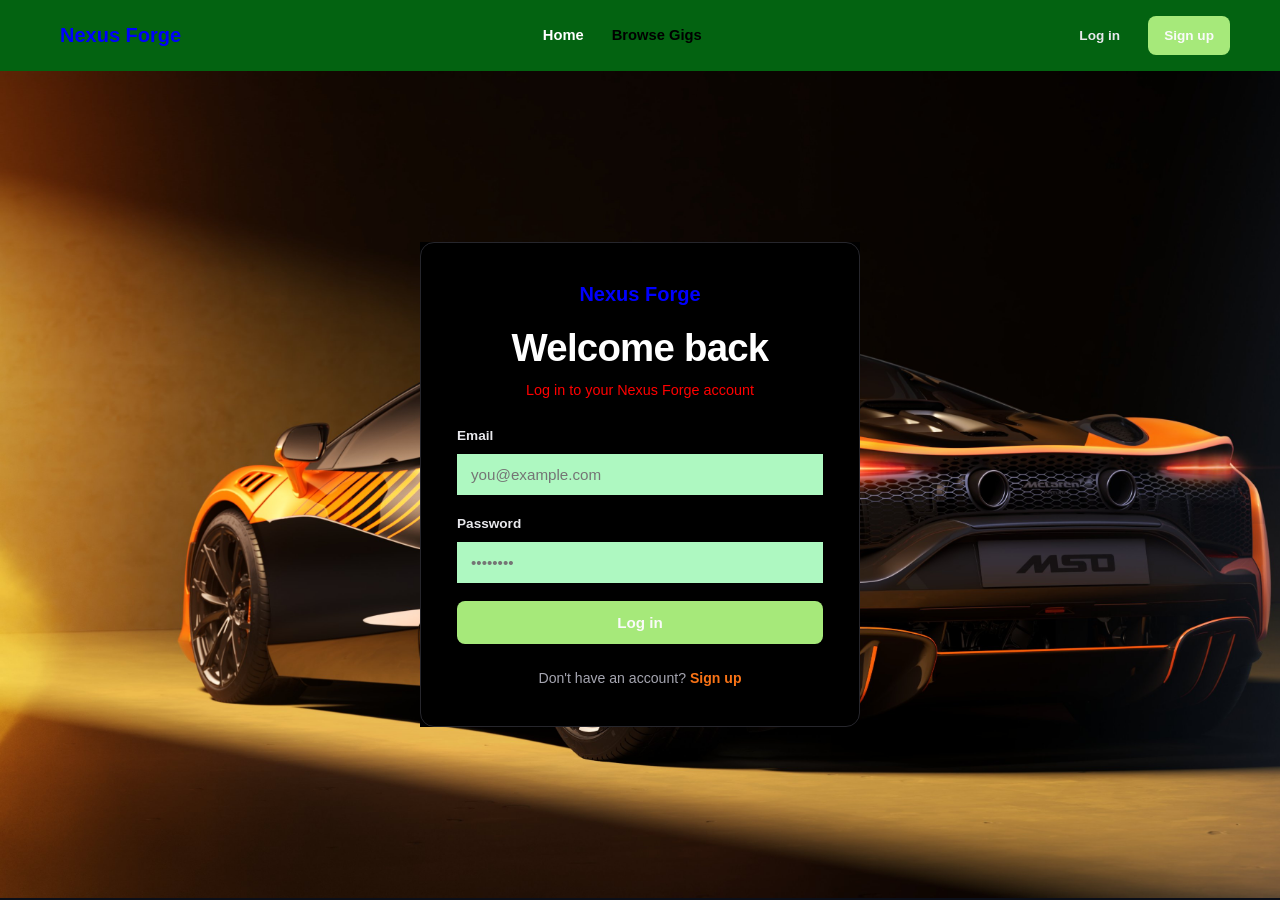
<file: frontend/post-gig.html>
<!DOCTYPE html>
<html lang="en">
<head>
<meta charset="UTF-8">
<meta name="viewport" content="width=device-width, initial-scale=1.0">
<title>Post a Gig — Nexus Forge</title>
<link rel="stylesheet" href="css/style.css">
</head>
<body>

<nav class="navbar" id="nav-root">
      <div class="container nav-inner">
        <a href="index.html" class="logo">
          <span class="logo-mark"></span> Nexus Forge
        </a>
        <button class="nav-toggle" id="navToggle" aria-label="Toggle menu">☰</button>
        <div class="nav-links" id="navLinks">
          <a href="index.html" class="active">Home</a>
          <a href="browse.html" class="">Browse Gigs</a>
          <a href="message.html" class="">Message</a>
        </div>
        <div class="nav-actions">
          <a href="login.html"><button class="btn btn-ghost btn-sm" id="navLogout">Log out</button></a>
        </div>
      </div>
    </nav>


<section class="section-sm">
  <div class="container" style="max-width:640px;">
    <h2 class="mb-8">Post a gig</h2>
    <p class="muted mb-24">Describe the work — the more detail, the better the applications.</p>

    <div class="card">
      <form id="gigForm">
        <div class="form-group">
          <label class="form-label" for="title">Gig title</label>
          <input class="form-control" id="title" type="text" placeholder="e.g. Design a logo for a coffee shop" required>
        </div>

        <div class="form-group">
          <label class="form-label" for="description">Description</label>
          <textarea class="form-control" id="description" placeholder="What do you need done? Include scope, expectations, and any references." required></textarea>
        </div>

        <div class="form-row">
          <div class="form-group">
            <label class="form-label" for="category">Category</label>
            <select class="form-control" id="category">
              <option>Design</option>
              <option>Writing</option>
              <option>Development</option>
              <option>Marketing</option>
              <option>Video & Audio</option>
              <option>Data</option>
              <option>General</option>
            </select>
          </div>
          <div class="form-group">
            <label class="form-label" for="budgetType">Price type</label>
            <select class="form-control" id="budgetType">
              <option value="fixed">Fixed price</option>
              <option value="hourly">Hourly rate</option>
            </select>
          </div>
        </div>

        <div class="form-row">
          <div class="form-group">
            <label class="form-label" for="budget">price($)</label>
            <input class="form-control" id="budget" type="number" min="0" step="1" placeholder="25" required>
          </div>
          <div class="form-group">
            <label class="form-label" for="deadline">Deadline (optional)</label>
            <input class="form-control" id="deadline" type="date">
          </div>
        </div>

        <div class="form-group">
          <div class="checkbox-row">
            <input type="checkbox" id="beginnerFriendly">
            <label for="beginnerFriendly" style="font-size:0.9rem;">Beginner Friendly</label>
          </div>
        </div>

        <div id="gigError"></div>

        <button type="submit" class="btn btn-primary btn-block" id="gigBtn">Post gig</button>
      </form>
    </div>
  </div>
</section>
<footer class="footer">
  <div class="container">
    <div class="footer-grid">
      <div>
        <div class="logo mb-16"><span class="logo-mark"></span> Nexus Forge</div>
        <p class="muted" style="font-size:0.88rem; max-width:280px;">The beginner-first freelance marketplace, built in Nigeria-first with global ambitions.</p>
      </div>
      <div>
        <h4>Platform</h4>
        <ul><li><a href="browse.html">Browse Gigs</a></li><li><a href="signup.html">Sign up</a></li><li><a href="login.html">Log in</a></li></ul>
      </div>
      <div>
        <h4>For Freelancers</h4>
        <ul><li><a href="#features">Beginner Boost</a></li><li><a href="#features">Skill Quizzes</a></li><li><a href="#features">Nexus Score</a></li></ul>
      </div>
      <div>
        <h4>For Clients</h4>
        <ul><li><a href="post-gig.html">Post a Gig</a></li><li><a href="#features">Dispute Shield</a></li></ul>
      </div>
    </div>
    <div class="footer-bottom">
      <span>© 2026 Nexus Forge. All rights reserved.</span>
      <span>Made for beginners, everywhere.</span>
    </div>
  </div>
</footer>

<script src="js/api.js?v=2"></script>
<script src="js/nav.js?v=2"></script>
<script>
renderNav('post-gig');

if (!requireLogin()) {
  // redirected to login
} else {
  const user = Auth.getUser();
  if (user.role !== "client") {
    document.querySelector(".container").innerHTML = `
      <div class="empty-state">
        <div class="icon">🚫</div>
        <h3>Client accounts only</h3>
        <p class="mt-8 muted">Only client accounts can post gigs. Freelancer accounts can browse and apply instead.</p>
        <a href="browse.html" class="btn btn-primary mt-24">Browse gigs</a>
      </div>`;
  }
}

document.getElementById("gigForm")?.addEventListener("submit", async (e) => {
  e.preventDefault();
  const btn = document.getElementById("gigBtn");
  const errBox = document.getElementById("gigError");
  btn.disabled = true;
  btn.textContent = "Posting...";

  const payload = {
    title: document.getElementById("title").value.trim(),
    description: document.getElementById("description").value.trim(),
    category: document.getElementById("category").value,
    budget_type: document.getElementById("budgetType").value,
    budget: document.getElementById("budget").value,
    deadline: document.getElementById("deadline").value || null,
    beginner_friendly: document.getElementById("beginnerFriendly").checked,
  };

  try {
    const data = await Api.createGig(payload);
    showToast("Gig posted!");
    window.location.href = `gig-detail.html?id=${data.gig.id}`;
  } catch (err) {
    errBox.innerHTML = `<p style="color:var(--danger); font-size:0.85rem; margin-bottom:12px;">${escapeHtml(err.message)}</p>`;
    btn.disabled = false;
    btn.textContent = "Post gig";
  }
});
</script>
</body>
</html>
</file>
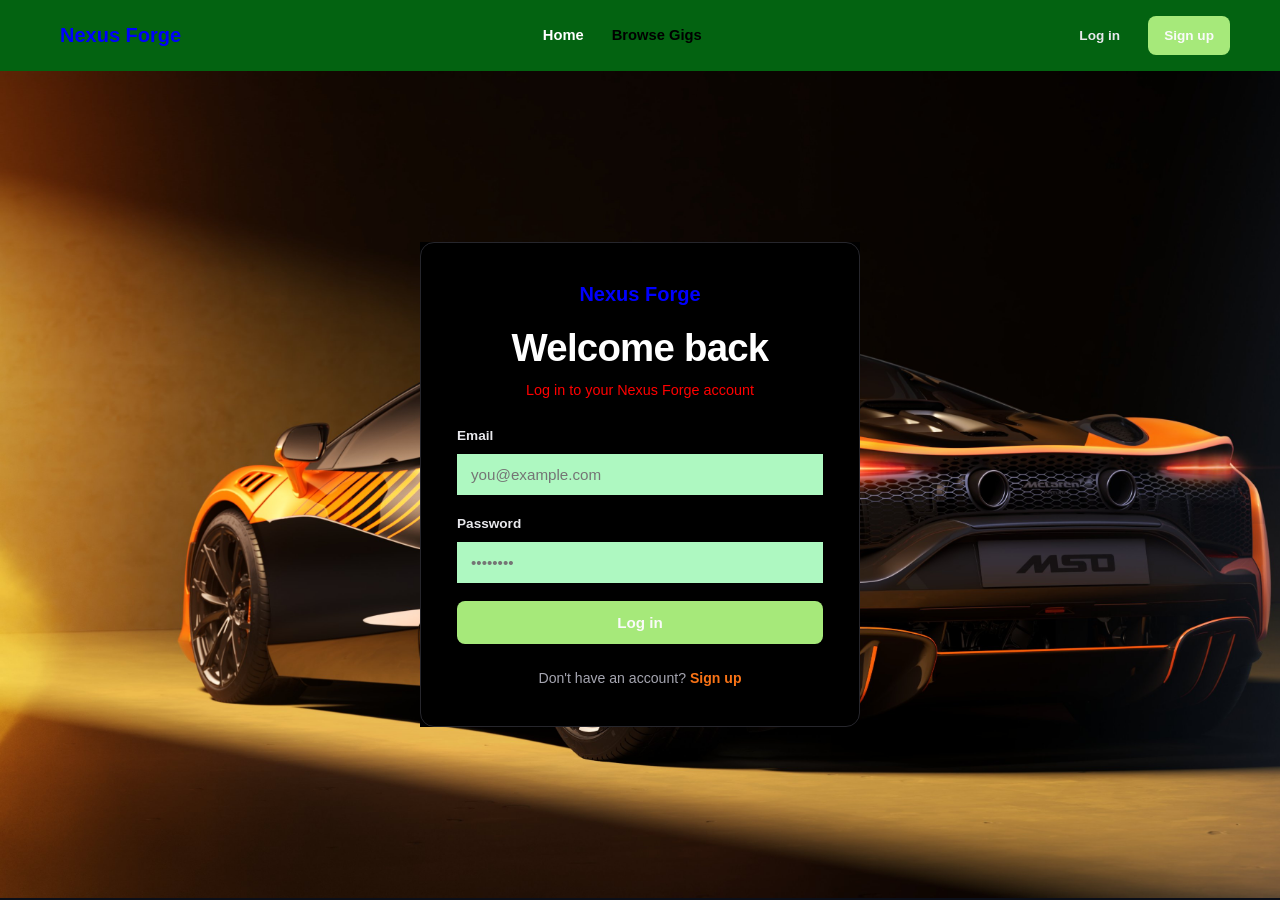
<file: frontend/profile.html>
<!DOCTYPE html>
<html lang="en">
<head>
<meta charset="UTF-8">
<meta name="viewport" content="width=device-width, initial-scale=1.0">
<title>Profile — Nexus Forge</title>
<link rel="stylesheet" href="css/style.css">
</head>
<body>

<nav class="navbar" id="nav-root">
      <div class="container nav-inner">
        <a href="index.html" class="logo">
          <span class="logo-mark"></span> Nexus Forge
        </a>
        <button class="nav-toggle" id="navToggle" aria-label="Toggle menu">☰</button>
        <div class="nav-links" id="navLinks">
          <a href="index.html" class="">Home</a>
          <a href="browse.html" class="">Browse Gigs</a>
          <a href="dashboard.html" class="active">Dashboard</a>
          <a href="profile.html" class="">Profile</a>
          <a href="message.html" class="">Message</a>
        </div>
        <div class="nav-actions">
          <span class="muted" style="font-size:0.85rem;">Hi, room</span>
          <a href="login.html"><button class="btn btn-ghost btn-sm" id="navLogout">Log out</button></a>
        </div>
      </div>
    </nav>


<section class="section-sm">
  <div class="container" style="max-width:640px;">
    <div id="profileContent">
      <div class="page-loading"><div class="spinner"></div></div>
    </div>
  </div>
</section>

<footer class="footer">
  <div class="container">
    <div class="footer-grid">
      <div>
        <div class="logo mb-16"><span class="logo-mark"></span> Nexus Forge</div>
        <p class="muted" style="font-size:0.88rem; max-width:280px;">The beginner-first freelance marketplace, built in Nigeria-first with global ambitions.</p>
      </div>
      <div>
        <h4>Platform</h4>
        <ul><li><a href="browse.html">Browse Gigs</a></li><li><a href="signup.html">Sign up</a></li><li><a href="login.html">Log in</a></li></ul>
      </div>
      <div>
        <h4>For Freelancers</h4>
        <ul><li><a href="#features">Beginner Boost</a></li><li><a href="#features">Skill Quizzes</a></li><li><a href="#features">Nexus Score</a></li></ul>
      </div>
      <div>
        <h4>For Clients</h4>
        <ul><li><a href="post-gig.html">Post a Gig</a></li><li><a href="#features">Dispute Shield</a></li></ul>
      </div>
    </div>
    <div class="footer-bottom">
      <span>© 2026 Nexus Forge. All rights reserved.</span>
      <span>Made for beginners, everywhere.</span>
    </div>
  </div>
</footer>


<script src="js/api.js?v=2"></script>
<script src="js/nav.js?v=2"></script>
<script>
renderNav('profile');
if (!requireLogin()) { /* redirected */ }

async function loadProfile() {
  const content = document.getElementById("profileContent");
  try {
    const { user } = await Api.me();
    Auth.setUser(user);

    content.innerHTML = `
      <div class="card text-center mb-24">
        <div class="avatar" style="margin-inline:auto; width:64px; height:64px; font-size:1.6rem;">
          ${escapeHtml(user.name.charAt(0).toUpperCase())}
        </div>
        <h2 class="mt-16">${escapeHtml(user.name)}</h2>
        <p class="muted">${escapeHtml(user.email)}</p>
        <div class="flex gap-8 mt-16" style="justify-content:center; flex-wrap:wrap;">
          <span class="badge ${user.role === 'client' ? 'badge-orange' : 'badge-green'}">${user.role === 'client' ? 'Client' : ' Freelancer'}</span>
          ${user.is_student ? `<span class="badge badge-grey">Student Verified</span>` : ""}
        </div>
      </div>

      <div class="card mb-24">
        <div class="grid grid-2">
          <div class="stat-card"><div class="num">${user.nexus_score}</div><div class="label">Nexus Score</div></div>
          <div class="stat-card"><div class="num">${new Date(user.created_at + "Z").toLocaleDateString()}</div><div class="label">Member Since</div></div>
        </div>
      </div>

      <div class="card">
        <h3 class="mb-16">Account details</h3>
        <div class="form-group">
          <label class="form-label">Full name</label>
          <input class="form-control" value="${escapeHtml(user.name)}" disabled>
        </div>
        <div class="form-group">
          <label class="form-label">Email</label>
          <input class="form-control" value="${escapeHtml(user.email)}" disabled>
        </div>
        <p class="form-hint">Profile editing is coming soon <br> For now, reach out to update your details and contact us at oluwasetemiige@gmail.com</p>
      </div>
    `;
  } catch (err) {
    content.innerHTML = `<div class="empty-state"><div class="icon">⚠️</div><p>${escapeHtml(err.message)}</p></div>`;
  }
}

if (Auth.isLoggedIn()) loadProfile();
</script>
</body>
</html>
</file>
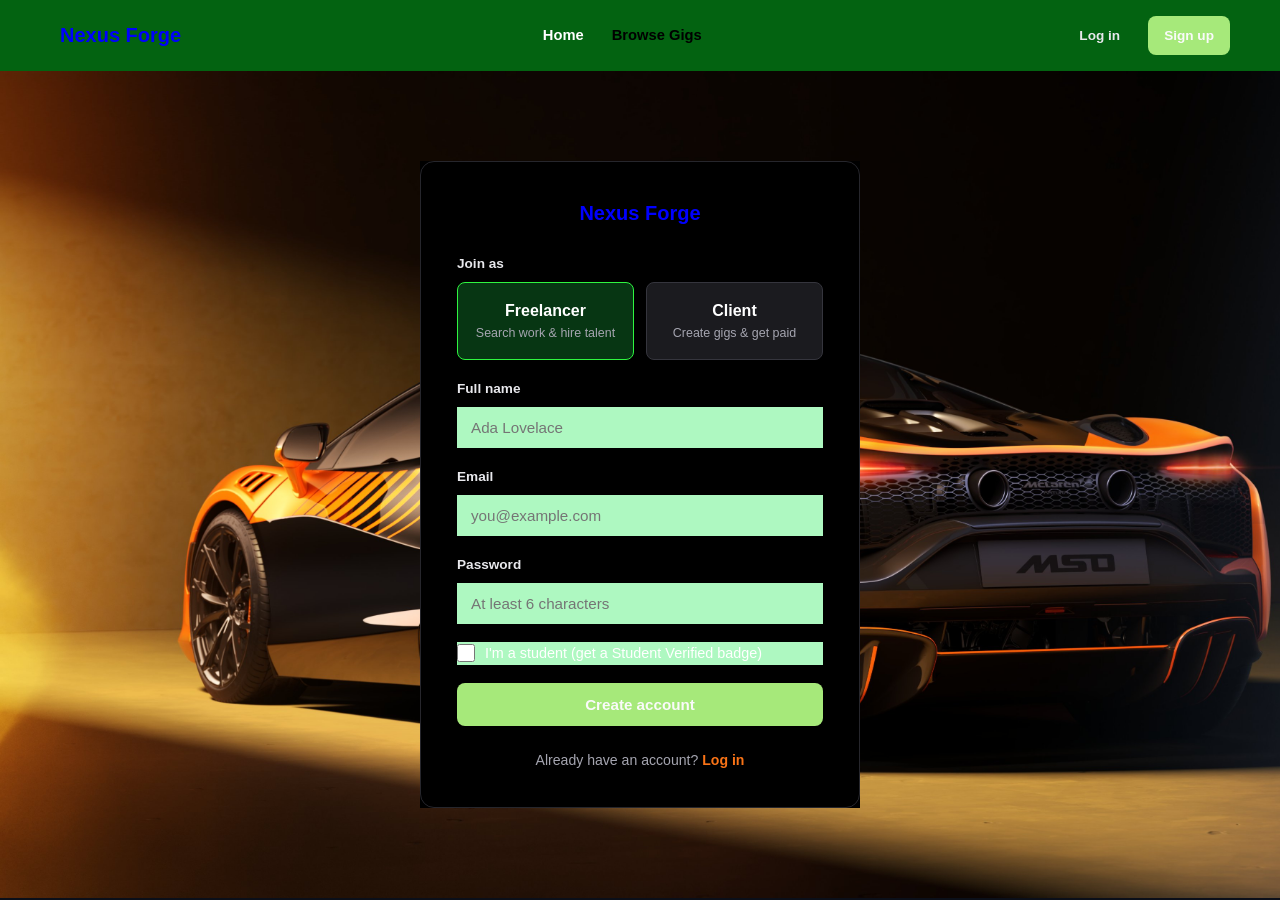
<file: frontend/signup.html>
<!DOCTYPE html>
<html lang="en">
<head>
<meta charset="UTF-8">
<meta name="viewport" content="width=device-width, initial-scale=1.0">
<title>Sign up page Nexus Forge</title>
<link rel="stylesheet" href="css/style.css">
</head>
<body>

<nav class="navbar">
      <div class="container nav-inner">
        <a href="index.html" class="logo">
          <span class="logo-mark"></span> Nexus Forge
        </a>
        <button class="nav-toggle" id="navToggle" aria-label="Toggle menu">☰</button>
        <div class="nav-links" id="navLinks">
          <a href="index.html" class="active">Home</a>
          <a href="browse.html" class="">Browse Gigs</a>
        </div>
        <div class="nav-actions">
          <a href="login.html" class="btn btn-ghost btn-sm">Log in</a>
                 <a href="signup.html" class="btn btn-primary btn-sm">Sign up</a>
        </div>
      </div>
    </nav>

<div class="auth-wrap">
  <div class="auth-card">
    <div class="card">
      <div class="text-center mb-24">
        <div class="logo" style="justify-content:center;"><span class="logo-mark">Nexus Forge</span></div>   </div>

      <form id="signupForm">
        <div class="form-group">
          <label class="form-label">Join as</label>
          <div class="role-pick">
            <div class="role-option selected" data-role="freelancer">
              <strong>Freelancer</strong>
              <div class="muted" style="font-size:0.78rem;">Search work & hire talent</div>
            </div>
            <div class="role-option" data-role="client">
              <strong>Client</strong>
              <div class="muted" style="font-size:0.78rem;">Create gigs & get paid</div>
            </div>
          </div>
        </div>

        <div class="form-group">
          <label class="form-label" for="name">Full name</label>
          <input class="form-control" id="name" type="text" placeholder="Ada Lovelace" required>
        </div>

        <div class="form-group">
          <label class="form-label" for="email">Email</label>
          <input class="form-control" id="email" type="email" placeholder="you@example.com" required>
        </div>

        <div class="form-group">
          <label class="form-label" for="password">Password</label>
          <input class="form-control" id="password" type="password" placeholder="At least 6 characters" required>
        </div>

        <div class="form-group">
          <div class="checkbox-row">
            <input type="checkbox" id="isStudent">
            <label for="isStudent" style="font-size:0.9rem;" >I'm a student (get a Student Verified badge)</label>
          </div>
        </div>

        <div id="signupError"></div>

        <button type="submit" class="btn btn-primary btn-block" id="signupBtn">Create account</button>
      </form>

      <p class="text-center mt-24 muted" style="font-size:0.88rem;">
        Already have an account? <a href="login.html" style="color:var(--orange-400); font-weight:600;">Log in</a>
      </p>
    </div>
  </div>
</div>

<script src="js/api.js?v=2"></script>
<script src="js/nav.js?v=2"></script>
<script>
renderNav();

let selectedRole = "freelancer";
document.querySelectorAll(".role-option").forEach((el) => {
  el.addEventListener("click", () => {
    document.querySelectorAll(".role-option").forEach((o) => o.classList.remove("selected"));
    el.classList.add("selected");
    selectedRole = el.dataset.role;
  });
});

document.getElementById("signupForm").addEventListener("submit", async (e) => {
  e.preventDefault();
  const btn = document.getElementById("signupBtn");
  const errorBox = document.getElementById("signupError");
  errorBox.innerHTML = "";

  const payload = {
    name: document.getElementById("name").value.trim(),
    email: document.getElementById("email").value.trim(),
    password: document.getElementById("password").value,
    role: selectedRole,
    is_student: document.getElementById("isStudent").checked,
  };

  btn.disabled = true;
  btn.textContent = "Creating account...";

  try {
    const data = await Api.register(payload);
    Auth.setToken(data.token);
    Auth.setUser(data.user);
    showToast(`Welcome to Nexus Forge, ${data.user.name.split(" ")[0]}!`);
    window.location.href = "dashboard.html";
  } catch (err) {
    errorBox.innerHTML = `<p style="color:var(--danger); font-size:0.85rem; margin-bottom:12px;">${escapeHtml(err.message)}</p>`;
    btn.disabled = false;
    btn.textContent = "Create account";
  }
});
</script>
</body>
</html>
</file>
<file: frontend/css/style.css>
/* ==========================================================================
   Nexus Forge — Shared Styles
   Brand: deep charcoal + molten orange
   ========================================================================== */

:root {
  --charcoal-950: #0d0d0f;
  --charcoal-900: #131316;
  --charcoal-800: #1b1b1f;
  --charcoal-700: #26262c;
  --charcoal-600: #35353d;
  --charcoal-500: #4a4a54;
  --grey-400: #7c7c88;
  --grey-300: #a5a5b0;
  --grey-100: #e8e8ec;
  --white: #fafafa;

  --orange-600: #ee0a1d;
  --orange-500: #ea580c;
  --orange-400: #f97316;
  --orange-300: #fb923c;
  --orange-glow: rgba(249, 115, 22, 0.35);

  --success: #22c55e;
  --danger: #ef4444;
  --warning: #eab308;

  --radius-sm: 8px;
  --radius-md: 14px;
  --radius-lg: 22px;
  --shadow-glow: 0 0 40px var(--orange-glow);

  --font-sans: 'Inter', -apple-system, BlinkMacSystemFont, 'Segoe UI', sans-serif;
}

* { box-sizing: border-box; margin: 0; padding: 0; }

html { scroll-behavior: smooth; }

body {
  font-family: var(--font-sans);
  color: var(--white);
  line-height: 1.55;
  min-height: 100vh;
}

a { color: inherit; text-decoration: none; }
ul { list-style: none; }


.container {
  max-width: 1180px;
  margin: 0 auto;
  padding: 0 24px;
}

/* ---------- Typography ---------- */
h1, h2, h3, h4 { font-weight: 800; letter-spacing: -0.02em; line-height: 1.15; }
h1 { font-size: clamp(2.2rem, 5vw, 3.4rem); }
h2 { font-size: clamp(1.7rem, 3.5vw, 2.4rem); }
h3 { font-size: 1.3rem; }
.text-gradient {
  background: white;
  -webkit-background-clip: text;
  background-clip: text;
  color: transparent;
}
.eyebrow {
  display: inline-flex;
  align-items: center;
  gap: 8px;
  font-size: 0.78rem;
  font-weight: 700;
  letter-spacing: 0.08em;
  text-transform: uppercase;
  color:green;
  background: rgba(247, 188, 188, 0.1);
  padding: 6px 14px;
  border-radius: 999px;
}
.muted { color: var(--grey-300); }

/* ---------- Buttons ---------- */
.btn {
  display: inline-flex;
  align-items: center;
  justify-content: center;
  gap: 8px;
  padding: 13px 26px;
  border-radius: var(--radius-sm);
  font-weight: 700;
  font-size: 0.95rem;
  cursor: pointer;
  border: none;
  transition: transform 0.15s ease, box-shadow 0.15s ease, background 0.15s ease;
  white-space: nowrap;
}
.btn-primary {
  background: rgb(166, 233, 122);
  color: var(--white);
}
.btn-primary:hover { transform: translateY(-2px); box-shadow: 0 10px 28px rgba(238, 212, 212, 0.45); }
.btn-secondary {
  background: rgb(166, 233, 122);
  color: var(--white);
}
.btn-secondary:hover { transform: translateY(-2px); box-shadow: 0 10px 28px rgba(231, 209, 209, 0.45); }
.btn-ghost { background: transparent; color: var(--grey-100); }
.btn-ghost:hover { color: var(--orange-400); }
.btn-block { width: 100%; }
.btn-sm { padding: 9px 16px; font-size: 0.85rem; }
.btn-danger { background: rgba(239, 68, 68, 0.12); color: var(--danger); border: 1px solid rgba(239,68,68,0.3); }
.btn:disabled { opacity: 0.5; cursor: not-allowed; transform: none !important; }

/* ---------- Nav ---------- */
.navbar {
  position: sticky;
  top: 0;
  z-index: 100;
  background: rgba(3, 114, 17, 0.85);
  backdrop-filter: blur(12px);
}
.nav-inner {
  display: flex;
  align-items: center;
  justify-content: space-between;
  padding: 16px 0;
}
.logo {
  display: flex;
  align-items: center;
  gap: 10px;
  font-weight: 800;
  font-size: 1.25rem;
  color: blue;
}

.nav-links { display: flex; align-items: center; gap: 28px; }
.nav-links a { font-weight: 600; font-size: 0.92rem; color: black; transition: color 0.15s; }
.nav-links a:hover, .nav-links a.active { color: rgb(255, 255, 255); }
.nav-actions { display: flex; align-items: center; gap: 12px; }
.nav-toggle { display: none; background: none; border: none; color: var(--white); font-size: 1.5rem; cursor: pointer; }

@media (max-width: 860px) {
  .nav-links { position: absolute; top: 100%; left: 0; right: 0; flex-direction: column; background: var(--charcoal-900); border-bottom: 1px solid var(--charcoal-700); padding: 20px 24px; gap: 18px; display: none; }
  .nav-links.open { display: flex; }
  .nav-toggle { display: block; }
}

/* ---------- Cards ---------- */
.card {
  background: var(--charcoal-900);
  border: 1px solid var(--charcoal-700);
  border-radius: var(--radius-md);
  padding: 24px;
  transition: border-color 0.15s, transform 0.15s;
}
.card:hover { border-color: var(--charcoal-600); }

/* ---------- Forms ---------- */
.form-group { margin-bottom: 18px; }
.form-label { display: block; font-size: 0.85rem; font-weight: 600; margin-bottom: 8px; color: var(--grey-100); border-color:rgb(202, 7, 7) }
.form-control {
  width: 100%;
  background: #aef8c1;
  border: rgb(255, 17, 56);
  color: rgb(0, 0, 0);
  padding: 12px 14px;
  border-color: red;
  border-radius: rgb(255, 0, 0);
  font-size: 0.95rem;
  font-family: inherit;
  transition: border-color 0.15s;
}
.form-control:focus { outline: none; border-color:rgb(202, 7, 7); box-shadow: 0 0 0 3px rgb(1, 63, 29); }
textarea.form-control { resize: vertical; min-height: 100px; }
.form-hint { font-size: 0.8rem; color: var(--grey-400); margin-top: 6px; }
.form-row { display: flex; gap: 14px; }
.form-row > * { flex: 1; }
.checkbox-row { display: flex; align-items: center; gap: 10px; background-color: #aef8c1; }
.checkbox-row input { width: 18px; height: 18px; accent-color: rgb(252, 196, 196); }
.role-pick { display: grid; grid-template-columns: 1fr 1fr; gap: 12px; }
.role-option {
  border: 1.5px solid var(--charcoal-600);
  background: var(--charcoal-800);
  border-radius: var(--radius-sm);
  padding: 16px;
  cursor: pointer;
  text-align: center;
  transition: all 0.15s;
}
.role-option.selected { border-color: rgb(47, 245, 64); background: #073613; }
.role-option .icon { font-size: 1.6rem; margin-bottom: 6px; }

/* ---------- Badges / tags ---------- */
.badge {
  display: inline-flex; align-items: center; gap: 5px;
  font-size: 0.75rem; font-weight: 700;
  padding: 4px 10px; border-radius: 999px;
}

.badge-green { background: rgba(34,197,94,0.14); color: var(--success); }
.badge-grey { background: var(--charcoal-700); color: var(--grey-300); }
.badge-yellow { background: rgba(234,179,8,0.14); color: var(--warning); }
.badge-red { background: rgba(239,68,68,0.14); color: var(--danger); }

/* ---------- Utility ---------- */

.section { padding: 88px 0; ;background-image: url(../img2.jpg);background-size: cover;}
.section-sm { padding: 48px 0; background-image: url(../img2.jpg);background-size: cover;}
.flex { display: flex; }
.flex-between { display: flex; align-items: center; justify-content: space-between; }
.flex-center { display: flex; align-items: center; justify-content: center; }
.gap-8 { gap: 8px; } .gap-12 { gap: 12px; } .gap-16 { gap: 16px; } .gap-24 { gap: 24px; }
.mt-8 { margin-top: 8px; color: rgb(255, 0, 0);} .mt-16 { margin-top: 16px; color: rgb(255, 255, 255);} .mt-24 { margin-top: 24px; } .mt-32 { margin-top: 32px; }
.mb-8 { margin-bottom: 8px; color: rgb(255, 255, 255); } .mb-16 { margin-bottom: 16px; color: blue;} .mb-24 { margin-bottom: 24px; color: rgb(255, 255, 255);}
.text-center { text-align: center; }
.grid { display: grid; gap: 20px; }
.grid-2 { grid-template-columns: repeat(2, 1fr); }
.grid-3 { grid-template-columns: repeat(3, 1fr); }
.grid-4 { grid-template-columns: repeat(4, 1fr); }
@media (max-width: 900px) { .grid-3, .grid-4 { grid-template-columns: repeat(2, 1fr); } }
@media (max-width: 600px) { .grid-2, .grid-3, .grid-4 { grid-template-columns: 1fr; } .form-row { flex-direction: column; } }

.divider { height: 1px; background: var(--charcoal-700); border: none; margin: 24px 0; }

.empty-state { text-align: center; padding: 60px 20px; color: var(--grey-400); }
.empty-state .icon { font-size: 2.4rem; margin-bottom: 12px; }

.spinner {
  width: 22px; height: 22px;
  border: 3px solid var(--charcoal-600);
  border-top-color: var(--orange-500);
  border-radius: 50%;
  animation: spin 0.7s linear infinite;
}
@keyframes spin { to { transform: rotate(360deg); } }

.toast {
  position: fixed; bottom: 24px; right: 24px; z-index: 999;
  background: var(--charcoal-800); border: 1px solid var(--charcoal-600);
  padding: 14px 20px; border-radius: var(--radius-sm);
  box-shadow: 0 10px 30px rgba(0,0,0,0.4);
  font-size: 0.9rem; font-weight: 600;
  animation: slideIn 0.25s ease;
  max-width: 320px;
}
.toast.error { border-color: var(--danger); color: #fca5a5; }
.toast.success { border-color: var(--success); color: #86efac; }
@keyframes slideIn { from { transform: translateY(16px); opacity: 0; } to { transform: translateY(0); opacity: 1; } }

/* ---------- Auth pages ---------- */
.auth-wrap {
  min-height: calc(100vh - 73px);
  display: flex; align-items: center; justify-content: center;
  padding: 48px 24px;
  background-image: url(../img2.jpg);
  background-size: cover;
}
.auth-card { width: 100%; max-width: 440px; background: rgb(0, 0, 0)  ;}
.auth-card .card { padding: 36px; background: rgb(0, 0, 0);}

/* ---------- Landing hero ---------- */
.hero {
  padding: 90px 0 70px;
  background:
radial-gradient(#5c4c4c, #aef8c1),
    radial-gradient(500px circle at 90% 10%, rgba(46, 45, 44, 0.15), transparent 60%);
  position: relative;
  overflow: hidden;
}
.hero-grid { display: grid; grid-template-columns: 1.1fr 0.9fr; gap: 50px; align-items: center; }
@media (max-width: 900px) { .hero-grid { grid-template-columns: 1fr; } }
.hero-stats { display: flex; gap: 32px; margin-top: 36px; flex-wrap: wrap; }
.hero-stat .num { font-size: 1.7rem; font-weight: 800; color:rgb(255, 32, 32); }
.hero-stat .label { font-size: 0.82rem; color: black; }
.hero-visual {
  background: var(--charcoal-900);
  border: 1px solid var(--charcoal-700);
  border-radius: var(--radius-lg);
  padding: 26px;
  box-shadow: var(--shadow-glow);
}

/* ---------- Footer ---------- */
.footer { border-top: 1px solid var(--black); padding: 50px 0 30px; background-color: #0d0d0f;}
.footer-grid { display: grid; grid-template-columns: 2fr 1fr 1fr 1fr; gap: 32px; }
@media (max-width: 700px) { .footer-grid { grid-template-columns: 1fr 1fr; } }
.footer h4 { font-size: 0.85rem; margin-bottom: 14px; color: var(--grey-100); }
.footer li { margin-bottom: 10px; }
.footer a { color: var(--grey-400); font-size: 0.88rem; }
.footer a:hover { color: green; }
.footer-bottom { margin-top: 40px; padding-top: 24px; border-top: 1px solid var(--charcoal-700); display: flex; justify-content: space-between; flex-wrap: wrap; gap: 12px; font-size: 0.82rem; color: var(--grey-400); }

/* ---------- Gig cards ---------- */
.gig-card { display: flex; flex-direction: column; gap: 12px; }
.gig-card .gig-top { display: flex; justify-content: space-between; align-items: flex-start; gap: 10px; }
.gig-card .budget { font-weight: 800; color: var(--orange-400); font-size: 1.1rem; white-space: nowrap; }
.gig-card .gig-desc { color: var(--grey-300); font-size: 0.9rem; display: -webkit-box; -webkit-line-clamp: 2; -webkit-box-orient: vertical; overflow: hidden; }
.gig-card .gig-meta { display: flex; gap: 10px; flex-wrap: wrap; font-size: 0.78rem; color: var(--grey-400); }

/* ---------- Filters bar ---------- */
.filters-bar { display: flex; gap: 12px; flex-wrap: wrap; margin-bottom: 28px; }
.filters-bar .form-control { max-width: 220px; }
.filters-bar input.form-control { max-width: 320px; }

/* ---------- Dashboard ---------- */
.stat-card { text-align: center; }
.stat-card .num { font-size: 2rem; font-weight: 800; color: var(--orange-400); }
.stat-card .label { color: var(--grey-400); font-size: 0.85rem; margin-top: 4px; }

.app-row { display: flex; justify-content: space-between; align-items: center; padding: 16px 0; border-bottom: 1px solid var(--charcoal-700); gap: 16px; flex-wrap: wrap; }
.app-row:last-child { border-bottom: none; }

/* ---------- Utility: page loading ---------- */
.page-loading { display: flex; align-items: center; justify-content: center; padding: 80px 0; }

.avatar {
  width: 40px; height: 40px; border-radius: 50%;
  background: green;
  display: flex; align-items: center; justify-content: center;
  font-weight: 700; font-size: 0.95rem; color: white;
  flex-shrink: 0;
}
/*-----------------Message--------------*/
        body {
            margin: 0;
            min-height: 100vh;
            background: #0b0f19;
            color: #fff;
            font-family: Arial, sans-serif;
        }

        .messages-page {
            display: flex;
            height: calc(100vh - 70px);
        }

        /* Conversations */
        .conversation-panel {
            width: 320px;
            border-right: 1px solid rgba(255,255,255,0.08);
            background: rgba(15, 23, 42, 0.85);
            backdrop-filter: blur(15px);
            overflow-y: auto;
        }

        .conversation-header {
            padding: 22px;
            border-bottom: 1px solid rgba(255,255,255,0.08);
        }

        .conversation-header h2 {
            margin: 0;
        }

        .conversation {
            display: flex;
            gap: 12px;
            padding: 16px 20px;
            cursor: pointer;
            transition: 0.2s;
        }

        .conversation:hover {
            background: rgba(255,255,255,0.05);
        }

        .conversation.active {
            background: rgba(79, 70, 229, 0.18);
            border-left: 3px solid #4f46e5;
        }

        .avatar {
            width: 45px;
            height: 45px;
            border-radius: 50%;
            background: #4f46e5;
            display: flex;
            align-items: center;
            justify-content: center;
            font-weight: bold;
        }

        .conversation-info {
            flex: 1;
            min-width: 0;
        }

        .conversation-name {
            font-weight: bold;
        }

        .last-message {
            color: #94a3b8;
            font-size: 13px;
            margin-top: 5px;
            white-space: nowrap;
            overflow: hidden;
            text-overflow: ellipsis;
        }

        /* Chat */
        .chat-panel {
            flex: 1;
            display: flex;
            flex-direction: column;
        }

        .chat-header {
            padding: 18px 25px;
            border-bottom: 1px solid rgba(255,255,255,0.08);
            background: rgba(15, 23, 42, 0.65);
            backdrop-filter: blur(15px);
        }

        .chat-user {
            display: flex;
            align-items: center;
            gap: 12px;
        }

        .online {
            color: #22c55e;
            font-size: 12px;
        }

        .messages {
            flex: 1;
            padding: 25px;
            overflow-y: auto;
            display: flex;
            flex-direction: column;
            gap: 14px;
        }

        .message {
            max-width: 65%;
            padding: 12px 16px;
            border-radius: 16px;
            line-height: 1.5;
        }

        .message.received {
            align-self: flex-start;
            background: #1e293b;
            border-bottom-left-radius: 4px;
        }

        .message.sent {
            align-self: flex-end;
            background: #4f46e5;
            border-bottom-right-radius: 4px;
        }

        .message-time {
            display: block;
            font-size: 10px;
            opacity: 0.65;
            margin-top: 5px;
        }

        /* Input */
        .message-input-area {
            display: flex;
            gap: 10px;
            padding: 18px;
            border-top: 1px solid rgba(255,255,255,0.08);
            background: rgba(15, 23, 42, 0.85);
        }

        .message-input {
            flex: 1;
            border: none;
            outline: none;
            padding: 14px 18px;
            border-radius: 25px;
            background: #1e293b;
            color: white;
            font-size: 15px;
        }

        .send-button {
            width: 50px;
            height: 50px;
            border: none;
            border-radius: 50%;
            background: #4f46e5;
            color: white;
            cursor: pointer;
            font-size: 18px;
            transition: 0.2s;
        }

        .send-button:hover {
            transform: scale(1.05);
        }

        /* Mobile */
        @media (max-width: 700px) {

            .conversation-panel {
                width: 85px;
            }

            .conversation-header h2,
            .conversation-info {
                display: none;
            }

            .conversation {
                justify-content: center;
                padding: 16px 8px;
            }

            .chat-panel {
                width: calc(100% - 85px);
            }

            .message {
                max-width: 80%;
            }
        }
</file>
